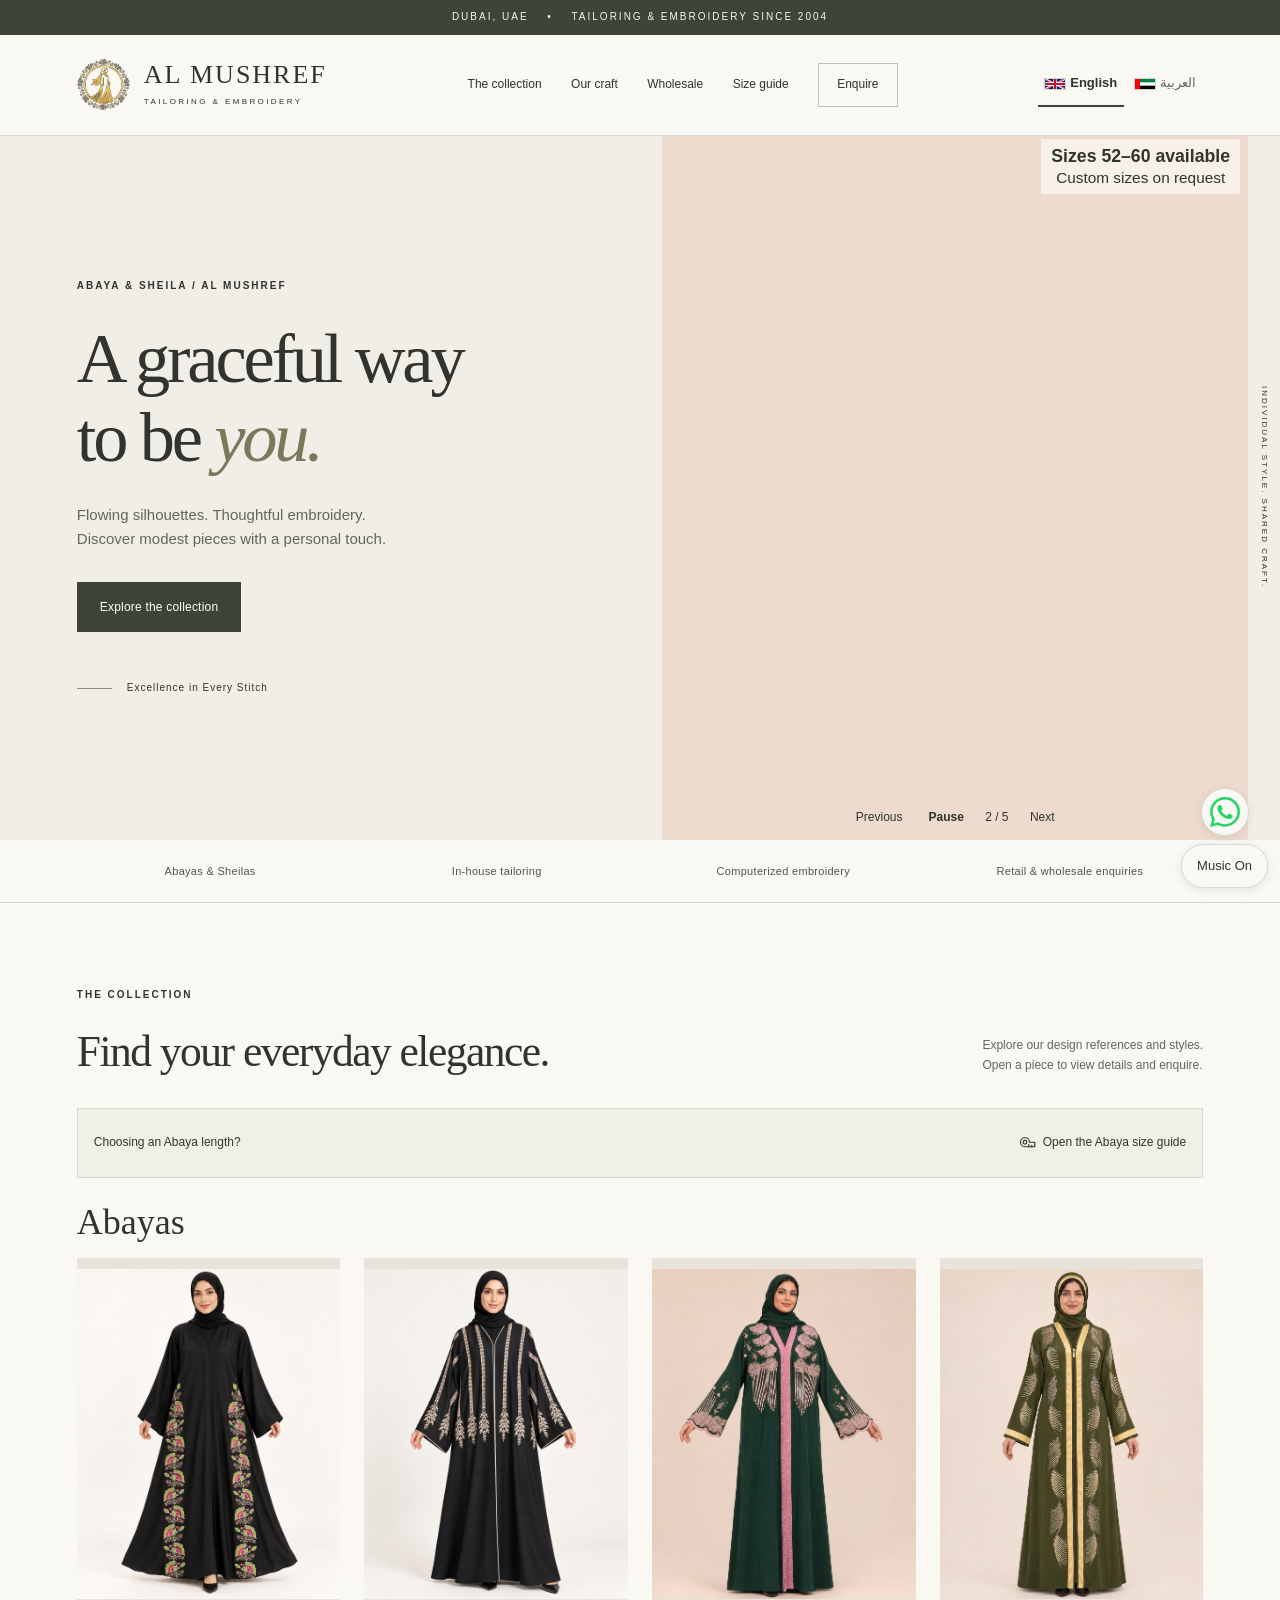
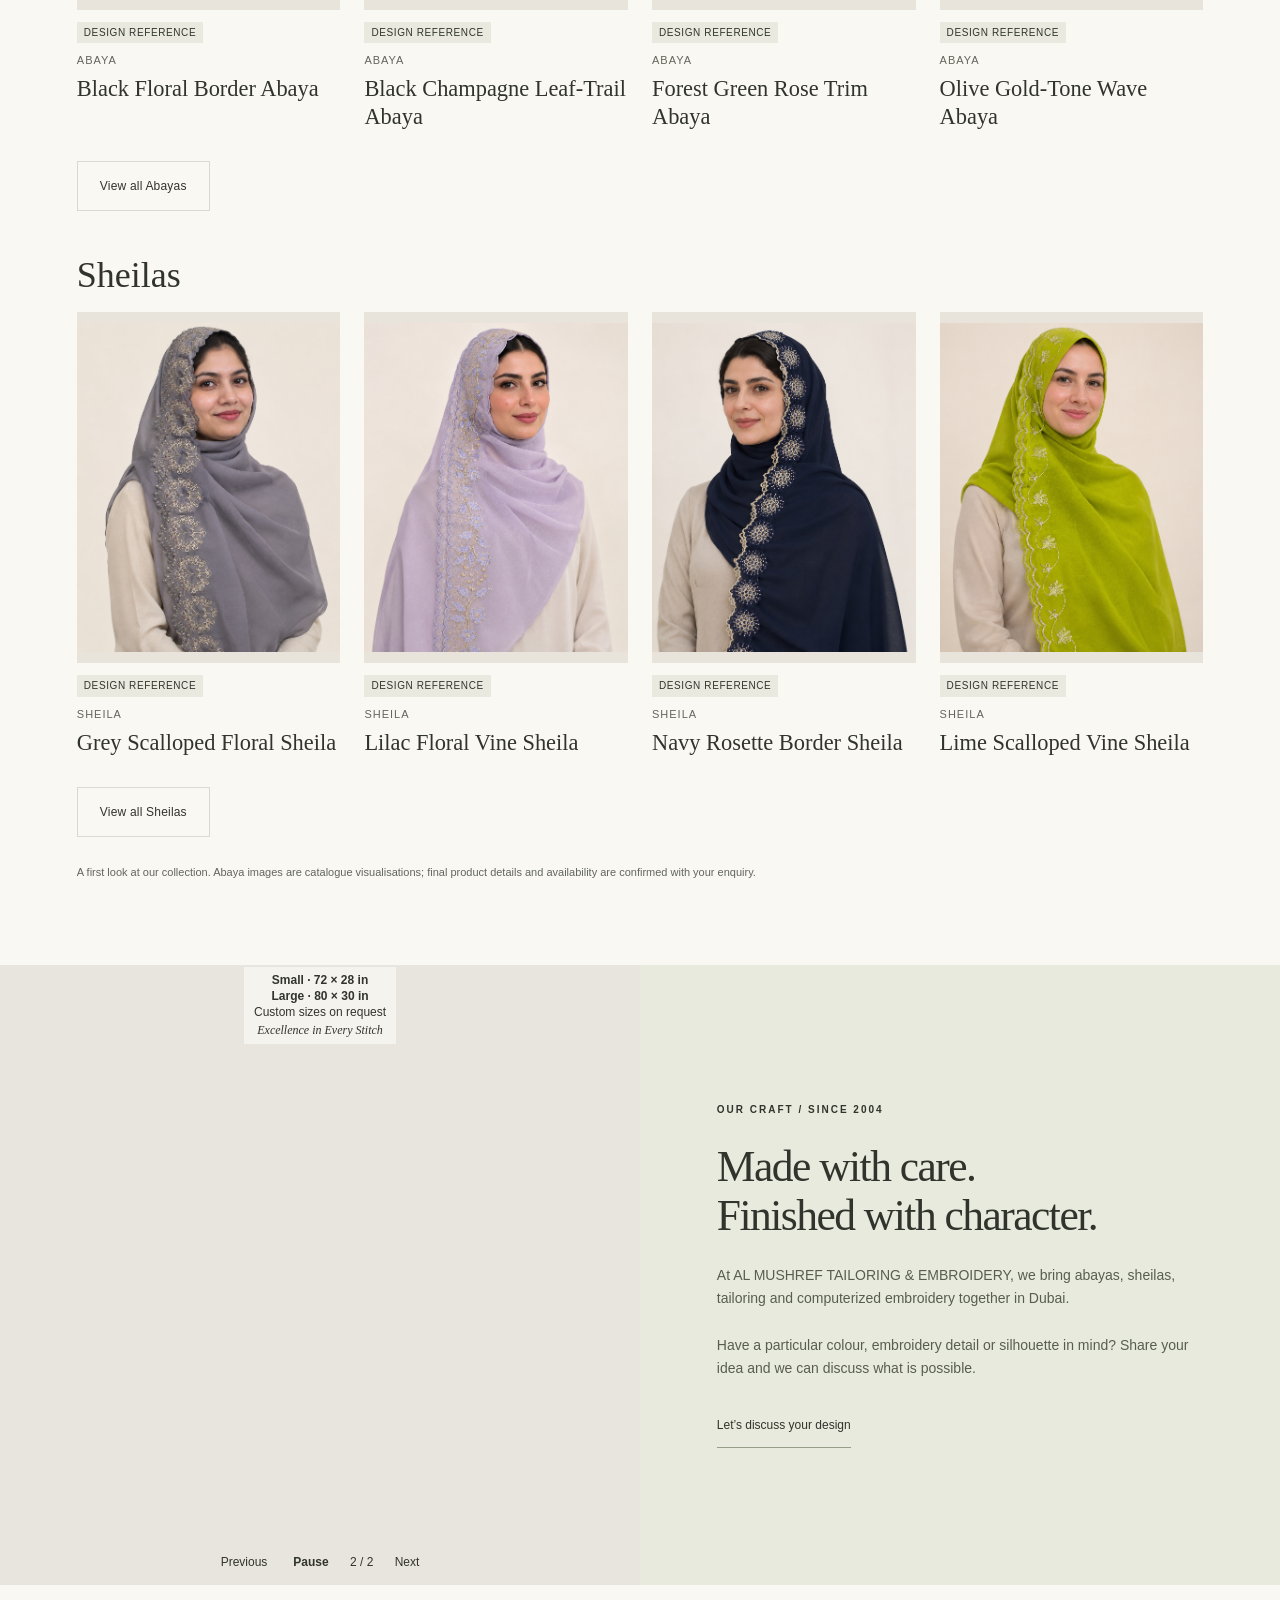
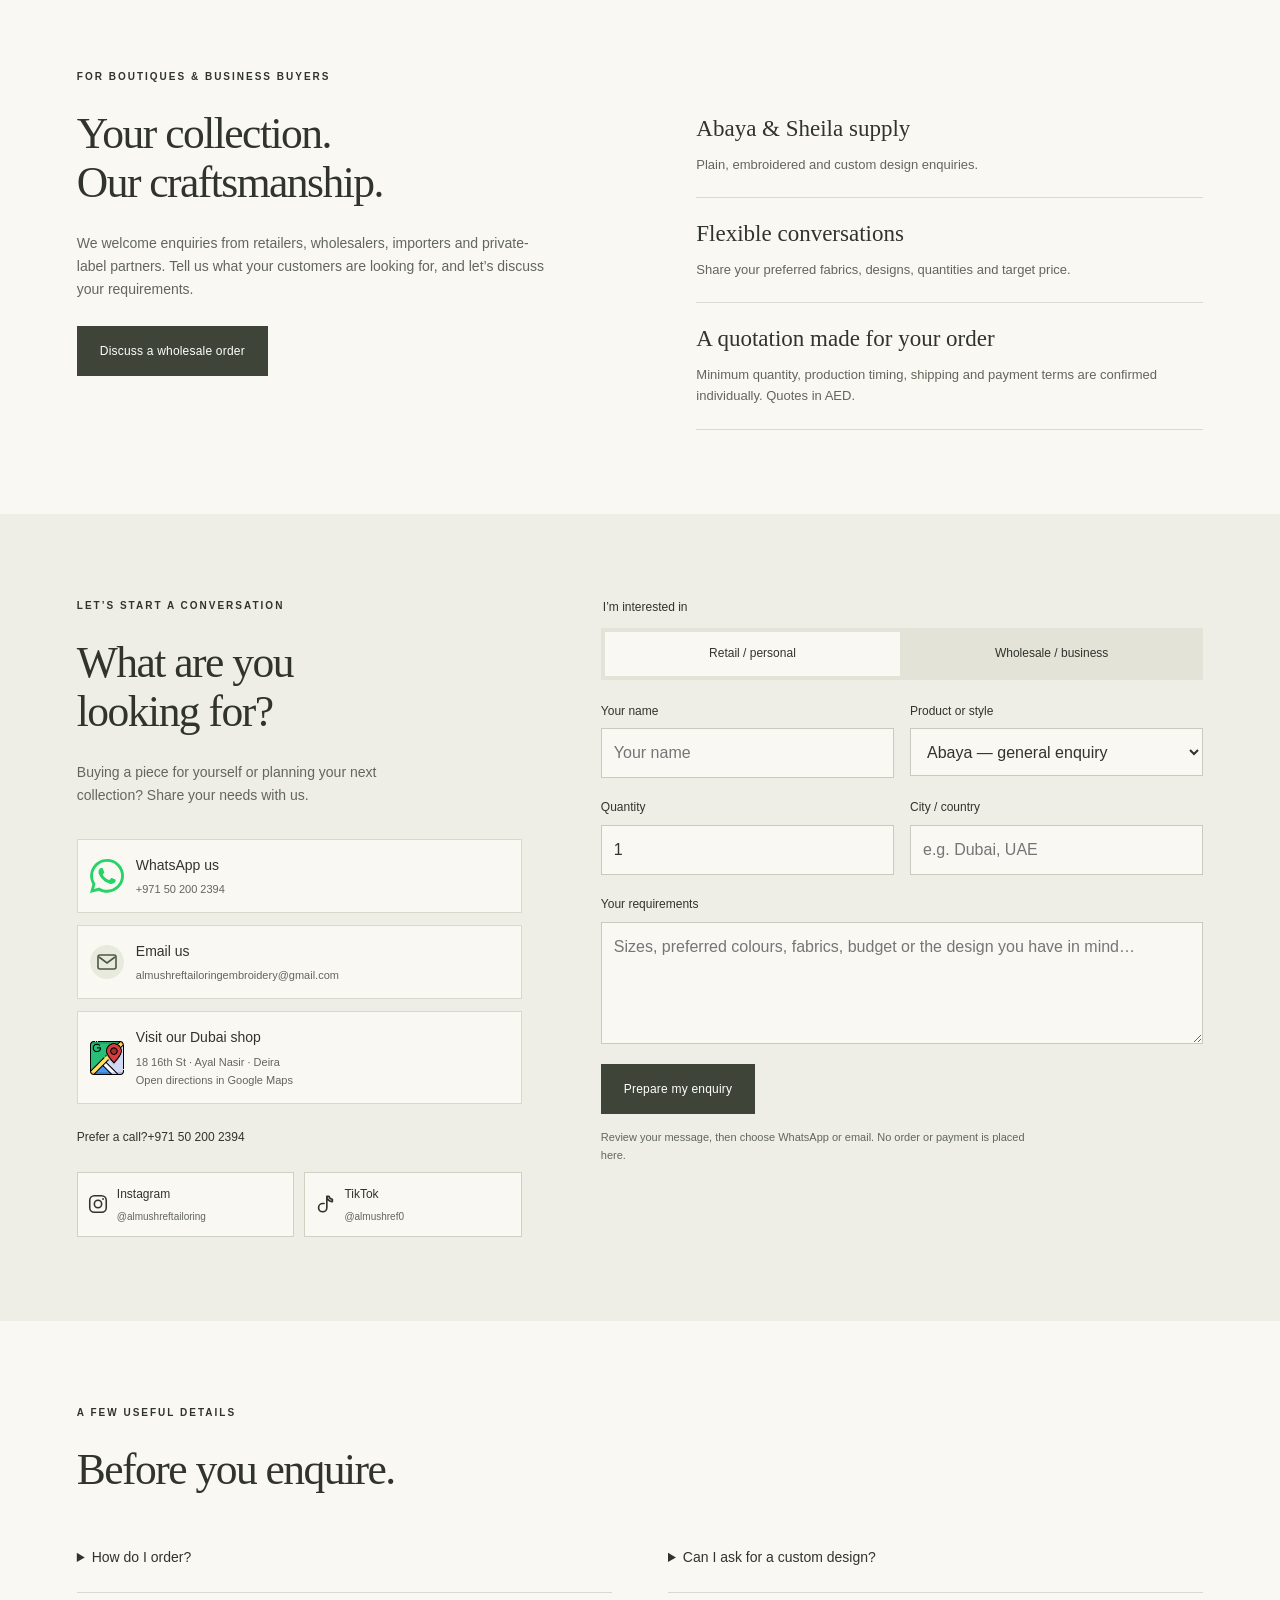
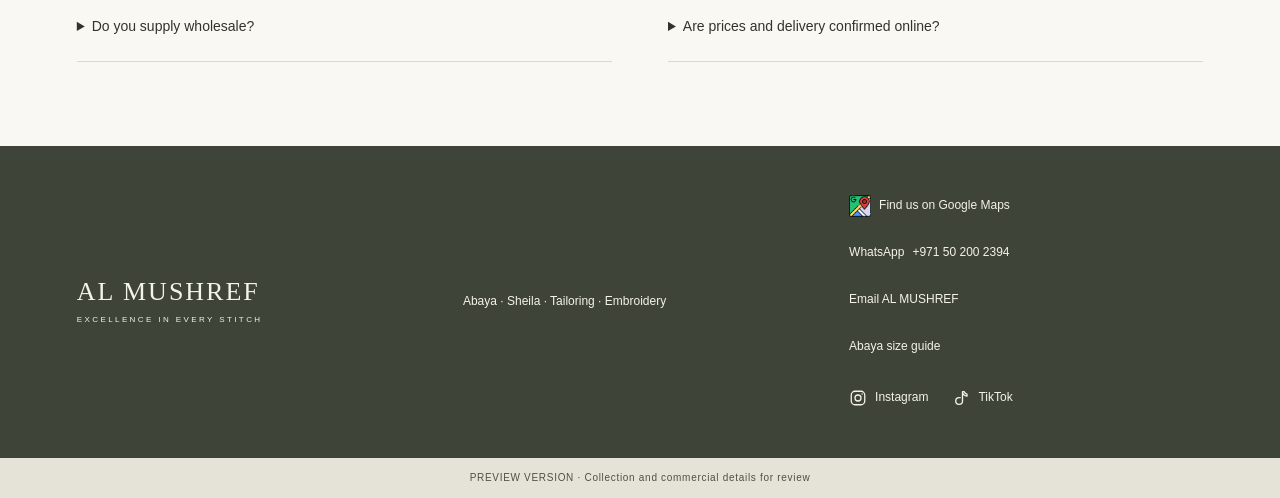
<file: index.html>
<!doctype html>
<html lang="en">
<head>
<meta charset="utf-8"><meta name="viewport" content="width=device-width, initial-scale=1, viewport-fit=cover">
<meta name="theme-color" content="#393c32"><meta name="description" content="Explore AL MUSHREF Abayas and Sheilas. Tailoring and embroidery in Dubai, with retail and wholesale enquiries.">
<title>AL MUSHREF — Abaya & Sheila</title>
<link rel="icon" href="data:image/svg+xml,%3Csvg xmlns='http://www.w3.org/2000/svg' viewBox='0 0 64 64'%3E%3Crect width='64' height='64' rx='12' fill='%23393c32'/%3E%3Ctext x='32' y='44' text-anchor='middle' font-family='Georgia' font-size='40' fill='%23f8f5ef'%3EM%3C/text%3E%3C/svg%3E">
<link rel="stylesheet" href="style.css?v=19"><link rel="stylesheet" href="size-guide.css"><script src="locale.js?v=2" defer></script><script src="app.js?v=21" defer></script>
<script src="music.js?v=5" defer></script>
</head>
<body>
<a class="skip" href="#main">Skip to content</a>
<div class="announcement">DUBAI, UAE <span>•</span> TAILORING & EMBROIDERY SINCE 2004</div>
<header>
<a class="brand" href="#" aria-label="AL MUSHREF home">
  <span class="brand-emblem"><img src="assets/al-mushref-logo.png" alt="" width="1080" height="1080"></span>
  <span>AL MUSHREF<small>TAILORING &amp; EMBROIDERY</small></span>
</a>
<button class="menu-toggle" aria-expanded="false" aria-controls="navigation">Menu <span>☰</span></button>
<nav id="navigation" aria-label="Main navigation"><a href="#collection">The collection</a><a href="#craft">Our craft</a><a href="#wholesale">Wholesale</a><a href="abaya-size-guide.html">Size guide</a><a class="nav-contact" href="#enquire">Enquire</a></nav>
<div class="language-switch" role="group" aria-label="Language">
  <a href="?lang=en" data-language="en" lang="en-GB" dir="ltr"><img src="assets/flag-gb.svg" alt="" width="20" height="10"> English</a>
  <a href="?lang=ar" data-language="ar" lang="ar-AE" dir="ltr"><img src="assets/flag-ae.svg" alt="" width="20" height="10"> <span dir="rtl">العربية</span></a>
</div>
</header>
<main id="main">
<section class="hero" aria-labelledby="hero-title">
<div class="hero-copy"><p class="eyebrow">ABAYA & SHEILA / AL MUSHREF</p><h1 id="hero-title">A graceful way<br>to be <em>you.</em></h1><p>Flowing silhouettes. Thoughtful embroidery.<br>Discover modest pieces with a personal touch.</p><a class="button dark" href="#collection">Explore the collection</a><div class="hero-note"><span class="line"></span> Excellence in Every Stitch</div></div>
<figure class="hero-photo featured-gallery" data-gallery-category="Abaya" aria-label="Abaya slideshow">
  <div class="featured-photos" id="featured-photos">
    <img src="assets/black-beaded-sprig-abaya-front.jpg" alt="Black Beaded Sprig Abaya, front" width="1122" height="1402" class="is-current" fetchpriority="high">
    <div class="featured-caption" data-caption="name"><span class="featured-caption-text">Black Beaded Sprig Abaya</span></div>
  </div>
  <div class="featured-controls" role="group" aria-label="Featured photo controls" hidden>
    <button type="button" data-featured-prev aria-controls="featured-photos" aria-label="Previous photo">Previous</button>
    <button type="button" data-featured-pause>Pause</button>
    <span class="featured-count" aria-hidden="true">1 / 5</span>
    <button type="button" data-featured-next aria-controls="featured-photos" aria-label="Next photo">Next</button>
    <span class="featured-status" role="status"></span>
  </div>
</figure>
<div class="hero-side">INDIVIDUAL STYLE. SHARED CRAFT.</div>
</section>
<div class="values"><span>Abayas & Sheilas</span><span>In-house tailoring</span><span>Computerized embroidery</span><span>Retail & wholesale enquiries</span></div>
<section class="section collection" id="collection" aria-labelledby="collection-title">
<div class="section-top"><div><p class="eyebrow">THE COLLECTION</p><h2 id="collection-title">Find your everyday elegance.</h2></div><p>Explore our design references and styles.<br>Open a piece to view details and enquire.</p></div>
<div class="collection-guide-link"><span>Choosing an Abaya length?</span><a class="text-link" href="abaya-size-guide.html"><svg aria-hidden="true" focusable="false" width="18" height="18" viewBox="0 0 24 24" fill="none" stroke="currentColor" stroke-width="1.6" stroke-linecap="round" stroke-linejoin="round" style="vertical-align:middle;margin-inline-end:6px"><path d="M8 17h13v-6h-7a6 6 0 1 0-6 6Z"/><circle cx="8" cy="11" r="2.4"/><path d="M13 17v-3m4 3v-2"/></svg>Open the Abaya size guide</a></div>
<section class="collection-preview" aria-labelledby="abaya-preview-title">
  <h3 id="abaya-preview-title">Abayas</h3>
  <div class="product-grid preview-grid" data-preview="Abaya"><p>Loading abayas…</p></div>
  <a class="button collection-link" href="catalogue.html?category=abaya">View all Abayas</a>
</section>
<section class="collection-preview" aria-labelledby="sheila-preview-title">
  <h3 id="sheila-preview-title">Sheilas</h3>
  <div class="product-grid preview-grid" data-preview="Sheila"><p>Loading sheilas…</p></div>
  <a class="button collection-link" href="catalogue.html?category=sheila">View all Sheilas</a>
</section>
<p class="collection-note">A first look at our collection. Abaya images are catalogue visualisations; final product details and availability are confirmed with your enquiry.</p>
</section>
<section class="craft" id="craft" aria-labelledby="craft-title">
<figure class="craft-image featured-gallery" data-gallery-category="Sheila" aria-label="Sheila slideshow">
  <div class="featured-photos" id="craft-featured-photos">
    <img src="assets/olive-scroll-border-sheila-styled.jpg" alt="Olive Scroll Border Sheila, styled view" width="1122" height="1402" loading="lazy" class="is-current">
    <div class="featured-caption" data-caption="name"><span class="featured-caption-text">Olive Scroll Border Sheila</span></div>
  </div>
  <div class="featured-controls" role="group" aria-label="Featured photo controls" hidden>
    <button type="button" data-featured-prev aria-controls="craft-featured-photos" aria-label="Previous photo">Previous</button>
    <button type="button" data-featured-pause>Pause</button>
    <span class="featured-count" aria-hidden="true">1 / 2</span>
    <button type="button" data-featured-next aria-controls="craft-featured-photos" aria-label="Next photo">Next</button>
    <span class="featured-status" role="status"></span>
  </div>
</figure>
<div class="craft-copy"><p class="eyebrow">OUR CRAFT / SINCE 2004</p><h2 id="craft-title">Made with care.<br>Finished with character.</h2><p>At AL MUSHREF TAILORING & EMBROIDERY, we bring abayas, sheilas, tailoring and computerized embroidery together in Dubai.</p><p>Have a particular colour, embroidery detail or silhouette in mind? Share your idea and we can discuss what is possible.</p><a class="text-link" href="#enquire">Let’s discuss your design</a></div>
</section>
<section class="section wholesale" id="wholesale" aria-labelledby="wholesale-title">
<div><p class="eyebrow">FOR BOUTIQUES & BUSINESS BUYERS</p><h2 id="wholesale-title">Your collection.<br>Our craftsmanship.</h2><p>We welcome enquiries from retailers, wholesalers, importers and private-label partners. Tell us what your customers are looking for, and let’s discuss your requirements.</p><button class="button dark" id="wholesale-start">Discuss a wholesale order</button></div>
<dl><div><dt>Abaya & Sheila supply</dt><dd>Plain, embroidered and custom design enquiries.</dd></div><div><dt>Flexible conversations</dt><dd>Share your preferred fabrics, designs, quantities and target price.</dd></div><div><dt>A quotation made for your order</dt><dd>Minimum quantity, production timing, shipping and payment terms are confirmed individually. Quotes in AED.</dd></div></dl>
</section>
<section class="enquiry section" id="enquire" aria-labelledby="enquiry-title">
<div class="enquiry-intro"><p class="eyebrow">LET’S START A CONVERSATION</p><h2 id="enquiry-title">What are you<br>looking for?</h2><p>Buying a piece for yourself or planning your next collection? Share your needs with us.</p><div class="contact">
<a class="contact-item whatsapp-contact" href="https://wa.me/971502002394" aria-label="WhatsApp AL MUSHREF on +971 50 200 2394"><img src="assets/whatsapp-logo.svg" alt="" width="36" height="36"><span><strong>WhatsApp us</strong><small><bdi dir="ltr">+971 50 200 2394</bdi></small></span></a>
<a class="contact-item" href="mailto:almushreftailoringembroidery@gmail.com"><span class="contact-icon" aria-hidden="true"><svg viewBox="0 0 24 24" fill="none" stroke="currentColor" stroke-width="1.6"><rect x="3" y="5" width="18" height="14" rx="2"/><path d="m4 7 8 6 8-6"/></svg></span><span><strong>Email us</strong><small><bdi dir="ltr">almushreftailoringembroidery@gmail.com</bdi></small></span></a>
<a class="contact-item maps-contact" href="https://maps.app.goo.gl/a2e1XceDzLxZxESE8"><img src="assets/google-maps.png" alt="Google Maps" width="36" height="36"><span><strong>Visit our Dubai shop</strong><small>18 16th St · Ayal Nasir · Deira<br>Open directions in Google Maps</small></span></a>
<a class="call-link" href="tel:+971502002394">Prefer a call? <bdi dir="ltr">+971 50 200 2394</bdi></a>
<div class="social-links" aria-label="Follow AL MUSHREF"><a href="https://www.instagram.com/almushreftailoring" aria-label="Instagram @almushreftailoring"><svg viewBox="0 0 24 24" fill="none" stroke="currentColor" stroke-width="1.7" aria-hidden="true"><rect x="3" y="3" width="18" height="18" rx="5"/><circle cx="12" cy="12" r="4"/><circle cx="17.5" cy="6.5" r="1" fill="currentColor" stroke="none"/></svg><span>Instagram<small><bdi dir="ltr">@almushreftailoring</bdi></small></span></a><a href="https://www.tiktok.com/@almushref0" aria-label="TikTok @almushref0"><svg viewBox="0 0 24 24" fill="none" stroke="currentColor" stroke-width="1.8" stroke-linecap="round" stroke-linejoin="round" aria-hidden="true"><path d="M14 4v12a4.5 4.5 0 1 1-4.5-4.5H11M14 4c.6 3.6 2.5 5.2 6 5.5V6.8c-2.1-.3-3.2-1.3-3.7-3.3H14Z"/></svg><span>TikTok<small><bdi dir="ltr">@almushref0</bdi></small></span></a></div>
</div></div>
<form id="enquiry-form">
<fieldset><legend>I’m interested in</legend><div class="mode-switch"><label><input type="radio" name="mode" value="Retail" checked><span>Retail / personal</span></label><label><input type="radio" name="mode" value="Wholesale"><span>Wholesale / business</span></label></div></fieldset>
<div class="field-row"><label>Your name <input name="customer" autocomplete="name" maxlength="100" placeholder="Your name" required></label><label>Product or style <select name="style" id="style"><option value="Abaya — general enquiry">Abaya — general enquiry</option><option value="Custom tailoring / embroidery">Custom tailoring / embroidery</option><option value="Mixed Abaya & Sheila collection">Mixed Abaya & Sheila collection</option></select></label></div>
<div class="field-row"><label>Quantity <input name="quantity" type="number" min="1" max="100000" value="1" required inputmode="numeric"></label><label>City / country <input name="destination" autocomplete="address-level2" placeholder="e.g. Dubai, UAE" maxlength="120" required></label></div>
<label>Your requirements <textarea name="details" rows="4" maxlength="3000" placeholder="Sizes, preferred colours, fabrics, budget or the design you have in mind…"></textarea></label>
<button class="button dark" type="submit">Prepare my enquiry</button><p class="form-note">Review your message, then choose WhatsApp or email. No order or payment is placed here.</p>
<div id="enquiry-result" hidden aria-live="polite"><h3>Your enquiry is ready</h3><pre id="message-preview"></pre><div class="result-actions"><a class="button dark" id="whatsapp-link"><img class="wa-icon" src="assets/whatsapp-logo.svg" width="18" height="18" alt=""> Enquire on WhatsApp</a><a class="text-link" id="email-link">Open email</a><button id="copy-message" type="button" class="text-link">Copy message</button></div><p>You can edit the message before sending.</p></div>
</form>
</section>
<section class="section faq" aria-labelledby="faq-title"><p class="eyebrow">A FEW USEFUL DETAILS</p><h2 id="faq-title">Before you enquire.</h2><div class="faq-grid"><details><summary>How do I order?</summary><p>Choose a style and prepare an enquiry. Our team will discuss availability, sizing, price, payment and delivery with you before an order is confirmed.</p></details><details><summary>Can I ask for a custom design?</summary><p>Yes. Tell us your preferred silhouette, fabric, colour and embroidery details. Feasibility, quantity and timing are confirmed after reviewing your requirements.</p></details><details><summary>Do you supply wholesale?</summary><p>We welcome retail shop, wholesale and importer enquiries. Share the products, quantity, destination and budget you have in mind for an individual quotation.</p></details><details><summary>Are prices and delivery confirmed online?</summary><p>Prices, stock, production lead time, delivery charges and any applicable taxes are confirmed in your quotation. This catalogue does not accept online payments.</p></details></div></section>
</main>
<footer><a class="brand" href="#">AL MUSHREF<small>EXCELLENCE IN EVERY STITCH</small></a><span>Abaya · Sheila · Tailoring · Embroidery</span><div class="footer-contact"><a href="https://maps.app.goo.gl/a2e1XceDzLxZxESE8"><img src="assets/google-maps.png" alt="" width="22" height="22"> Find us on Google Maps</a><a href="https://wa.me/971502002394">WhatsApp <bdi dir="ltr">+971 50 200 2394</bdi></a><a href="mailto:almushreftailoringembroidery@gmail.com">Email AL MUSHREF</a><a href="abaya-size-guide.html">Abaya size guide</a><div class="footer-social-links"><a href="https://www.instagram.com/almushreftailoring" aria-label="Instagram @almushreftailoring"><svg viewBox="0 0 24 24" fill="none" stroke="currentColor" stroke-width="1.7" aria-hidden="true"><rect x="3" y="3" width="18" height="18" rx="5"/><circle cx="12" cy="12" r="4"/><circle cx="17.5" cy="6.5" r="1" fill="currentColor" stroke="none"/></svg>Instagram</a><a href="https://www.tiktok.com/@almushref0" aria-label="TikTok @almushref0"><svg viewBox="0 0 24 24" fill="none" stroke="currentColor" stroke-width="1.8" stroke-linecap="round" stroke-linejoin="round" aria-hidden="true"><path d="M14 4v12a4.5 4.5 0 1 1-4.5-4.5H11M14 4c.6 3.6 2.5 5.2 6 5.5V6.8c-2.1-.3-3.2-1.3-3.7-3.3H14Z"/></svg>TikTok</a></div></div></footer>
<div class="review-note">PREVIEW VERSION · Collection and commercial details for review</div>
<dialog id="product-dialog" aria-labelledby="dialog-title"><div class="dialog-toolbar"><button class="dialog-close" aria-label="Close product details">×</button></div><div id="dialog-content"></div></dialog>
<audio id="background-sound" src="assets/al-mushref-ambient.mp3" preload="none" loop playsinline></audio>
<div class="floating-actions">
  <a class="floating-whatsapp" href="https://wa.me/971502002394" aria-label="Chat with Al Mushref on WhatsApp">
    <img src="assets/whatsapp-logo.svg" width="30" height="30" alt="">
  </a>
  <button class="sound-toggle" id="sound-toggle" type="button" aria-label="Background music" aria-pressed="false" hidden>Music On</button>
</div>
</body></html>
</file>
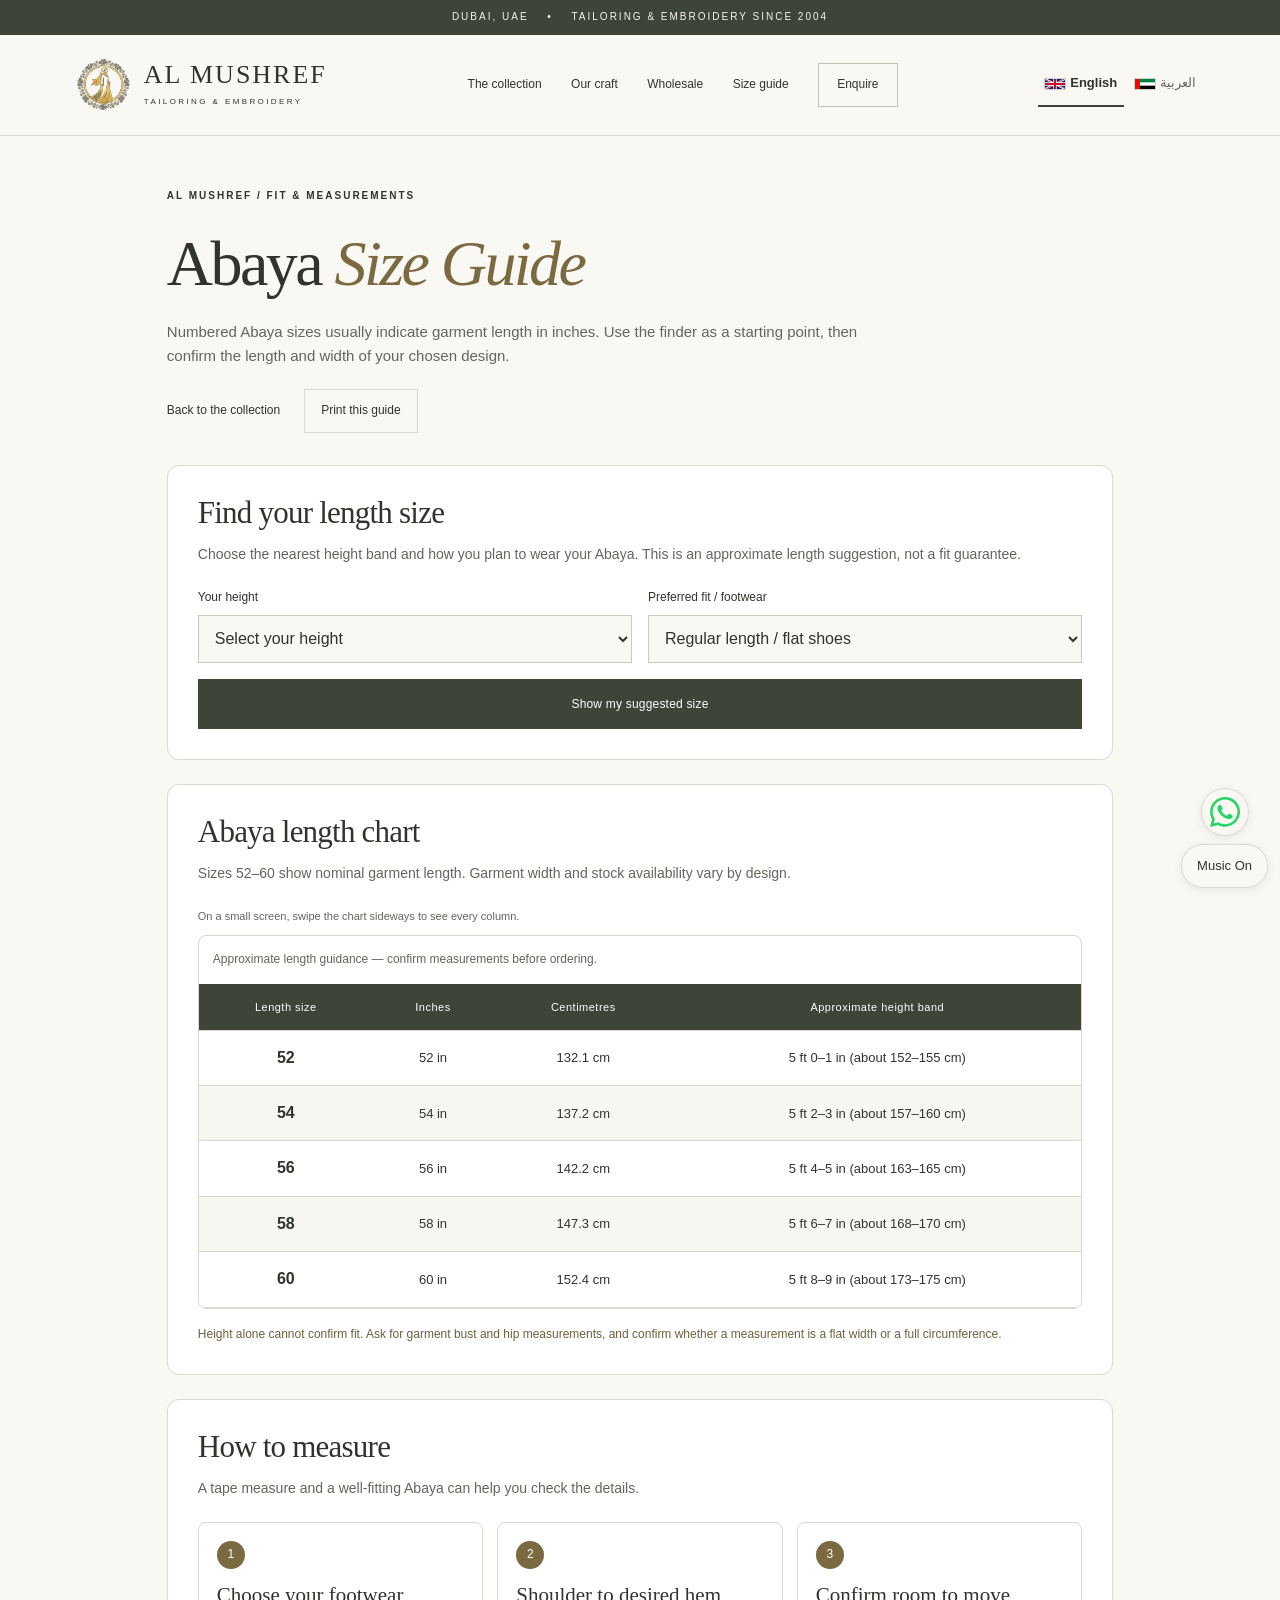
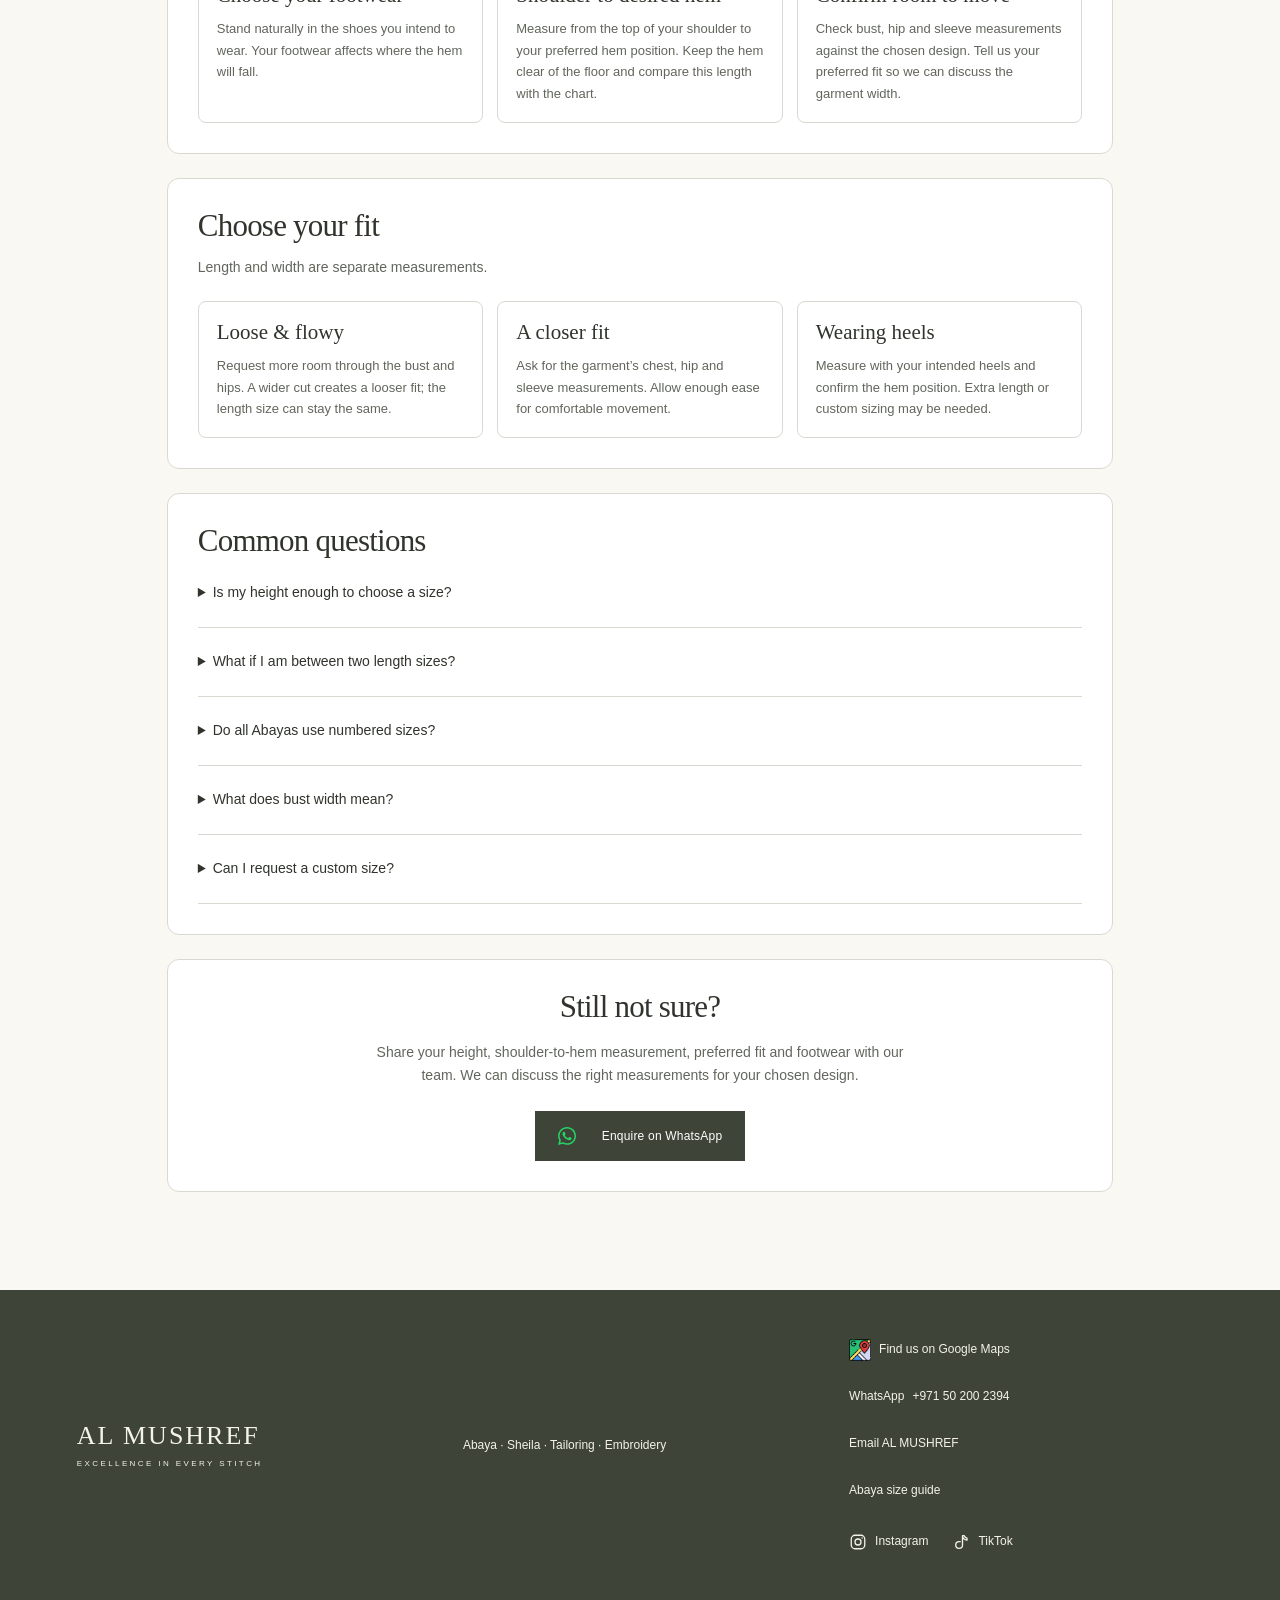
<file: abaya-size-guide.html>
<!doctype html><html lang="en"><head><meta charset="utf-8"><meta name="viewport" content="width=device-width, initial-scale=1, viewport-fit=cover"><meta name="theme-color" content="#393c32"><meta name="description" content="AL MUSHREF Abaya size guide: approximate length finder, inches and centimetres chart, measurement tips and WhatsApp sizing help."><title>Abaya Size Guide | AL MUSHREF</title><link rel="stylesheet" href="style.css?v=19"><link rel="stylesheet" href="size-guide.css"><script src="locale.js?v=2" defer></script><script type="module" src="size-guide.mjs?v=6"></script><script src="music.js?v=5" defer></script>
</head><body class="guide-page"><a class="skip" href="#main">Skip to size guide</a><div class="announcement">DUBAI, UAE <span>•</span> TAILORING & EMBROIDERY SINCE 2004</div>
<header>
<a class="brand" href="index.html" aria-label="AL MUSHREF home">
  <span class="brand-emblem"><img src="assets/al-mushref-logo.png" alt="" width="1080" height="1080"></span>
  <span>AL MUSHREF<small>TAILORING &amp; EMBROIDERY</small></span>
</a>
<button class="menu-toggle" aria-expanded="false" aria-controls="navigation">Menu <span>☰</span></button>
<nav id="navigation" aria-label="Main navigation"><a href="index.html#collection">The collection</a><a href="index.html#craft">Our craft</a><a href="index.html#wholesale">Wholesale</a><a href="abaya-size-guide.html" aria-current="page">Size guide</a><a class="nav-contact" href="index.html#enquire">Enquire</a></nav>
<div class="language-switch" role="group" aria-label="Language">
  <a href="?lang=en" data-language="en" lang="en-GB" dir="ltr"><img src="assets/flag-gb.svg" alt="" width="20" height="10"> English</a>
  <a href="?lang=ar" data-language="ar" lang="ar-AE" dir="ltr"><img src="assets/flag-ae.svg" alt="" width="20" height="10"> <span dir="rtl">العربية</span></a>
</div>
</header>
<main id="main" class="guide-wrap">
<div class="guide-heading"><p class="eyebrow">AL MUSHREF / FIT &amp; MEASUREMENTS</p><h1>Abaya <em>Size Guide</em></h1><p>Numbered Abaya sizes usually indicate garment length in inches. Use the finder as a starting point, then confirm the length and width of your chosen design.</p><p id="guide-product" class="guide-product" hidden></p><div class="guide-top-actions"><a class="text-link" href="index.html#collection"> Back to the collection</a><button class="guide-print" id="print-guide" type="button">Print this guide</button></div></div>
<section class="guide-section guide-finder-section" aria-labelledby="finder-title"><h2 id="finder-title">Find your length size</h2><p class="guide-sub">Choose the nearest height band and how you plan to wear your Abaya. This is an approximate length suggestion, not a fit guarantee.</p>
<form id="size-finder" class="guide-finder" novalidate><label for="guide-height">Your height<select id="guide-height" name="height" aria-describedby="size-error" required><option value="">Select your height</option><option value="0">5 ft 0–1 in · about 152–155 cm</option><option value="1">5 ft 2–3 in · about 157–160 cm</option><option value="2">5 ft 4–5 in · about 163–165 cm</option><option value="3">5 ft 6–7 in · about 168–170 cm</option><option value="4">5 ft 8–9 in · about 173–175 cm</option><option value="5">5 ft 10 in or taller · about 178 cm+</option></select></label><label for="guide-fit">Preferred fit / footwear<select id="guide-fit" name="fit"><option value="regular">Regular length / flat shoes</option><option value="loose">Loose &amp; flowy — check width</option><option value="heels">I’ll wear heels — check length</option></select></label><p id="size-error" class="guide-error" role="alert" hidden></p><button class="button dark" type="submit">Show my suggested size</button></form>
<div id="size-result" class="guide-result" aria-live="polite" aria-atomic="true" hidden><p id="size-result-label" class="guide-result-label"></p><strong id="suggested-size" class="guide-number"></strong><p id="size-measurement" class="guide-measurement"></p><p id="size-result-note" class="guide-result-note"></p><a class="text-link" id="size-result-whatsapp" href="https://wa.me/971502002394">Confirm my measurements on WhatsApp</a></div></section>
<section class="guide-section" aria-labelledby="chart-title"><h2 id="chart-title">Abaya length chart</h2><p class="guide-sub">Sizes <bdi dir="ltr">52–60</bdi> show nominal garment length. Garment width and stock availability vary by design.</p><p class="guide-table-hint">On a small screen, swipe the chart sideways to see every column.</p><div class="guide-scroll" tabindex="0" role="region" aria-label="Scrollable Abaya length chart"><table class="guide-table"><caption>Approximate length guidance — confirm measurements before ordering.</caption><thead><tr><th scope="col">Length size</th><th scope="col">Inches</th><th scope="col">Centimetres</th><th scope="col">Approximate height band</th></tr></thead><tbody id="size-chart"></tbody></table></div><p class="guide-tip">Height alone cannot confirm fit. Ask for garment bust and hip measurements, and confirm whether a measurement is a flat width or a full circumference.</p></section>
<section class="guide-section" aria-labelledby="measure-title"><h2 id="measure-title">How to measure</h2><p class="guide-sub">A tape measure and a well-fitting Abaya can help you check the details.</p><div class="guide-steps"><div class="guide-step"><span class="guide-step-number">1</span><h3>Choose your footwear</h3><p>Stand naturally in the shoes you intend to wear. Your footwear affects where the hem will fall.</p></div><div class="guide-step"><span class="guide-step-number">2</span><h3>Shoulder to desired hem</h3><p>Measure from the top of your shoulder to your preferred hem position. Keep the hem clear of the floor and compare this length with the chart.</p></div><div class="guide-step"><span class="guide-step-number">3</span><h3>Confirm room to move</h3><p>Check bust, hip and sleeve measurements against the chosen design. Tell us your preferred fit so we can discuss the garment width.</p></div></div></section>
<section class="guide-section" aria-labelledby="fit-title"><h2 id="fit-title">Choose your fit</h2><p class="guide-sub">Length and width are separate measurements.</p><div class="guide-steps"><div class="guide-step"><h3>Loose &amp; flowy</h3><p>Request more room through the bust and hips. A wider cut creates a looser fit; the length size can stay the same.</p></div><div class="guide-step"><h3>A closer fit</h3><p>Ask for the garment’s chest, hip and sleeve measurements. Allow enough ease for comfortable movement.</p></div><div class="guide-step"><h3>Wearing heels</h3><p>Measure with your intended heels and confirm the hem position. Extra length or custom sizing may be needed.</p></div></div></section>
<section class="guide-section guide-questions" aria-labelledby="questions-title"><h2 id="questions-title">Common questions</h2><details><summary>Is my height enough to choose a size?</summary><p>Height gives an approximate starting point. Your shoulder-to-hem length, footwear, body measurements and the garment’s cut are also needed to confirm fit.</p></details><details><summary>What if I am between two length sizes?</summary><p>Send your shoulder-to-hem measurement and preferred hem position. The team can help you compare the available lengths and discuss alterations or custom sizing.</p></details><details><summary>Do all Abayas use numbered sizes?</summary><p>Some designs use length numbers such as 52, 54 and 56; others may use lettered sizes or a separate width size. Always check the measurements of the specific design.</p></details><details><summary>What does bust width mean?</summary><p>A garment’s flat bust width is measured from side to side when laid flat. It differs from full bust circumference. Ask which measurement is being quoted before comparing sizes.</p></details><details><summary>Can I request a custom size?</summary><p>Contact AL MUSHREF with your measurements, design and quantity. Custom sizing, feasibility, price and timing are confirmed after review.</p></details></section>
<section class="guide-section guide-cta" aria-labelledby="help-title"><h2 id="help-title">Still not sure?</h2><p>Share your height, shoulder-to-hem measurement, preferred fit and footwear with our team. We can discuss the right measurements for your chosen design.</p><a class="button dark" id="guide-whatsapp" href="https://wa.me/971502002394"><img class="wa-icon" src="assets/whatsapp-logo.svg" width="18" height="18" alt=""> Enquire on WhatsApp</a></section>
</main><footer><a class="brand" href="index.html">AL MUSHREF<small>EXCELLENCE IN EVERY STITCH</small></a><span>Abaya · Sheila · Tailoring · Embroidery</span><div class="footer-contact"><a href="https://maps.app.goo.gl/a2e1XceDzLxZxESE8"><img src="assets/google-maps.png" alt="" width="22" height="22"> Find us on Google Maps</a><a href="https://wa.me/971502002394">WhatsApp <bdi dir="ltr">+971 50 200 2394</bdi></a><a href="mailto:almushreftailoringembroidery@gmail.com">Email AL MUSHREF</a><a href="abaya-size-guide.html">Abaya size guide</a><div class="footer-social-links"><a href="https://www.instagram.com/almushreftailoring" aria-label="Instagram @almushreftailoring"><svg viewBox="0 0 24 24" fill="none" stroke="currentColor" stroke-width="1.7" aria-hidden="true"><rect x="3" y="3" width="18" height="18" rx="5"/><circle cx="12" cy="12" r="4"/><circle cx="17.5" cy="6.5" r="1" fill="currentColor" stroke="none"/></svg>Instagram</a><a href="https://www.tiktok.com/@almushref0" aria-label="TikTok @almushref0"><svg viewBox="0 0 24 24" fill="none" stroke="currentColor" stroke-width="1.8" stroke-linecap="round" stroke-linejoin="round" aria-hidden="true"><path d="M14 4v12a4.5 4.5 0 1 1-4.5-4.5H11M14 4c.6 3.6 2.5 5.2 6 5.5V6.8c-2.1-.3-3.2-1.3-3.7-3.3H14Z"/></svg>TikTok</a></div></div></footer>
<audio id="background-sound" src="assets/al-mushref-ambient.mp3" preload="none" loop playsinline></audio>
<div class="floating-actions">
  <a class="floating-whatsapp" href="https://wa.me/971502002394" aria-label="Chat with Al Mushref on WhatsApp">
    <img src="assets/whatsapp-logo.svg" width="30" height="30" alt="">
  </a>
  <button class="sound-toggle" id="sound-toggle" type="button" aria-label="Background music" aria-pressed="false" hidden>Music On</button>
</div>
</body></html>
</file>
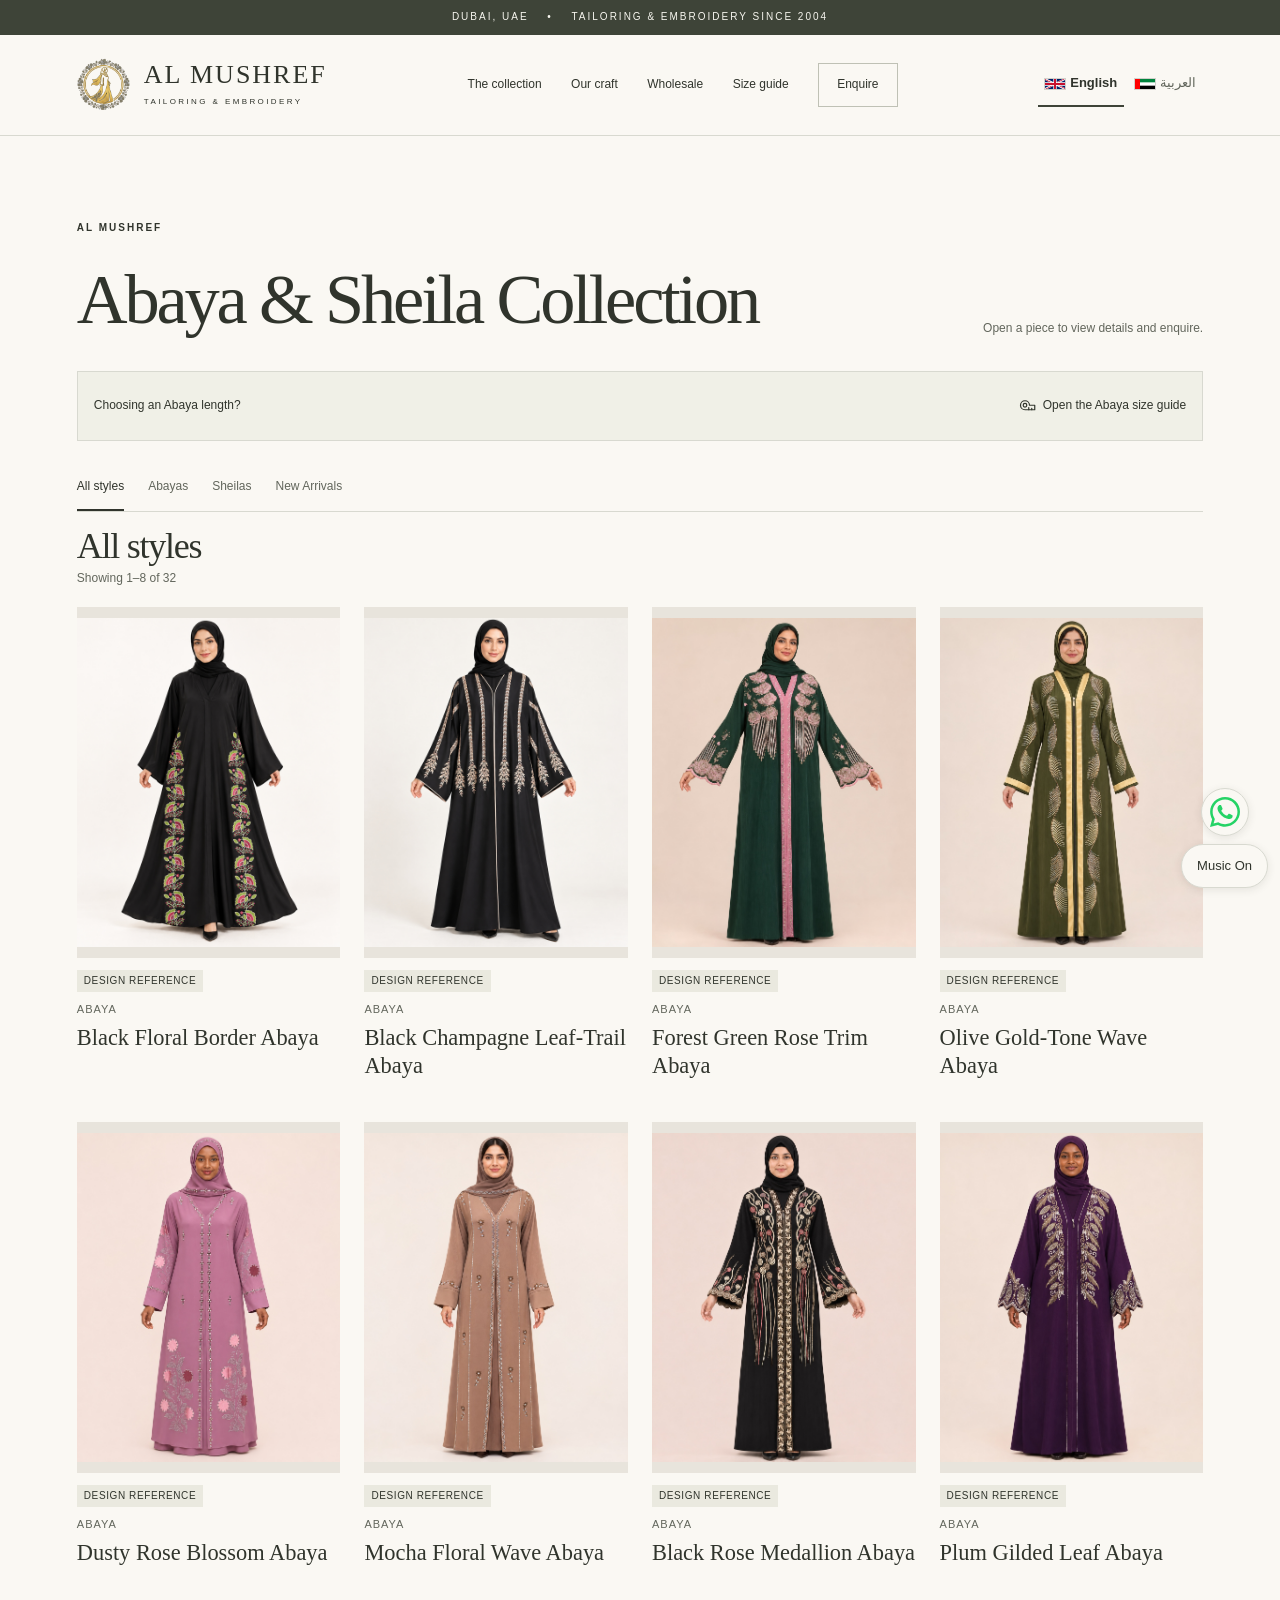
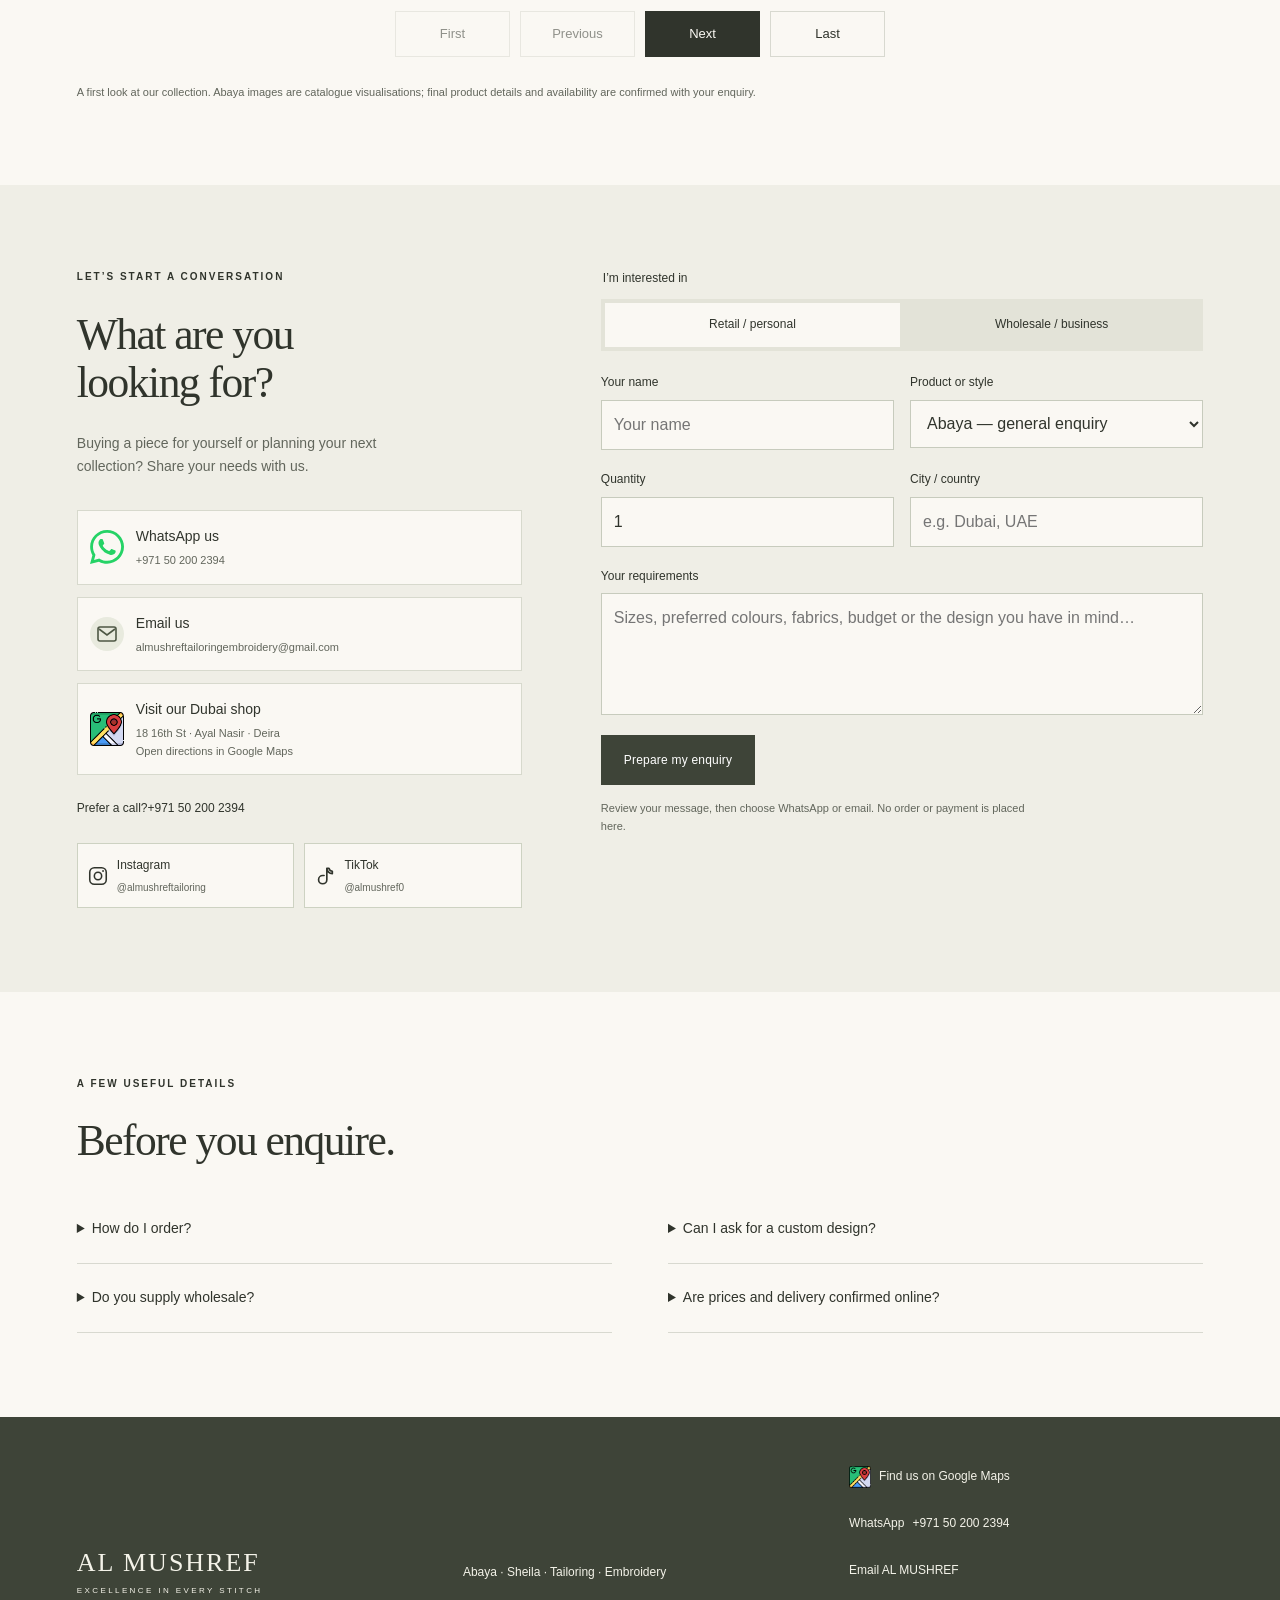
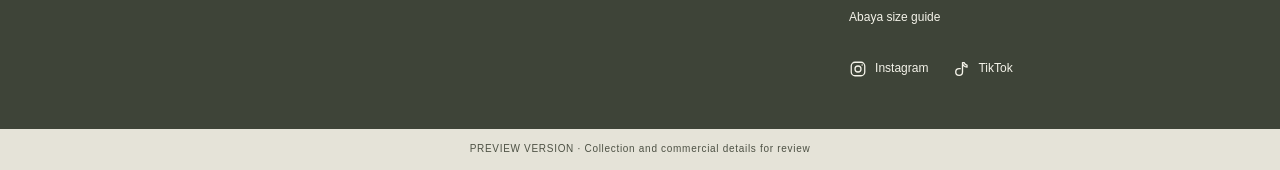
<file: catalogue.html>
<!doctype html>
<html lang="en">
<head>
<meta charset="utf-8"><meta name="viewport" content="width=device-width, initial-scale=1, viewport-fit=cover">
<meta name="theme-color" content="#393c32"><meta name="description" content="Explore AL MUSHREF Abayas and Sheilas. Tailoring and embroidery in Dubai, with retail and wholesale enquiries.">
<title>Abaya &amp; Sheila Catalogue | AL MUSHREF</title>
<link rel="icon" href="data:image/svg+xml,%3Csvg xmlns='http://www.w3.org/2000/svg' viewBox='0 0 64 64'%3E%3Crect width='64' height='64' rx='12' fill='%23393c32'/%3E%3Ctext x='32' y='44' text-anchor='middle' font-family='Georgia' font-size='40' fill='%23f8f5ef'%3EM%3C/text%3E%3C/svg%3E">
<link rel="stylesheet" href="style.css?v=19"><link rel="stylesheet" href="size-guide.css"><script src="locale.js?v=2" defer></script><script src="app.js?v=21" defer></script>
<script src="music.js?v=5" defer></script>
</head>
<body>
<a class="skip" href="#main">Skip to content</a>
<div class="announcement">DUBAI, UAE <span>•</span> TAILORING & EMBROIDERY SINCE 2004</div>
<header>
<a class="brand" href="index.html" aria-label="AL MUSHREF home">
  <span class="brand-emblem"><img src="assets/al-mushref-logo.png" alt="" width="1080" height="1080"></span>
  <span>AL MUSHREF<small>TAILORING &amp; EMBROIDERY</small></span>
</a>
<button class="menu-toggle" aria-expanded="false" aria-controls="navigation">Menu <span>☰</span></button>
<nav id="navigation" aria-label="Main navigation"><a href="catalogue.html" aria-current="page">The collection</a><a href="index.html#craft">Our craft</a><a href="index.html#wholesale">Wholesale</a><a href="abaya-size-guide.html">Size guide</a><a class="nav-contact" href="#enquire">Enquire</a></nav>
<div class="language-switch" role="group" aria-label="Language">
  <a href="?lang=en" data-language="en" lang="en-GB" dir="ltr"><img src="assets/flag-gb.svg" alt="" width="20" height="10"> English</a>
  <a href="?lang=ar" data-language="ar" lang="ar-AE" dir="ltr"><img src="assets/flag-ae.svg" alt="" width="20" height="10"> <span dir="rtl">العربية</span></a>
</div>
</header>
<main id="main">
<section class="section collection" id="collection" aria-labelledby="collection-title">
<div class="section-top"><div><p class="eyebrow">AL MUSHREF</p><h1 id="collection-title">Abaya &amp; Sheila Collection</h1></div><p>Open a piece to view details and enquire.</p></div>
<div class="collection-guide-link"><span>Choosing an Abaya length?</span><a class="text-link" href="abaya-size-guide.html"><svg aria-hidden="true" focusable="false" width="18" height="18" viewBox="0 0 24 24" fill="none" stroke="currentColor" stroke-width="1.6" stroke-linecap="round" stroke-linejoin="round" style="vertical-align:middle;margin-inline-end:6px"><path d="M8 17h13v-6h-7a6 6 0 1 0-6 6Z"/><circle cx="8" cy="11" r="2.4"/><path d="M13 17v-3m4 3v-2"/></svg>Open the Abaya size guide</a></div>
<div class="catalogue-filters">
<div class="filters" role="group" aria-label="Filter collection"><button type="button" data-filter="all" aria-pressed="false">All styles</button><button type="button" data-filter="Abaya" aria-pressed="false">Abayas</button><button type="button" data-filter="Sheila" aria-pressed="false">Sheilas</button><button type="button" data-filter="new" aria-pressed="false">New Arrivals</button></div>
<div class="filters arrival-filters" role="group" aria-label="Filter New Arrivals" hidden><button type="button" data-arrival-filter="all" aria-pressed="true">Both</button><button type="button" data-arrival-filter="Abaya" aria-pressed="false">Abayas</button><button type="button" data-arrival-filter="Sheila" aria-pressed="false">Sheilas</button></div>
</div>
<h2 class="catalogue-results-title" id="catalogue-results-title" tabindex="-1">All styles</h2>
<p id="catalogue-status" class="catalogue-status" role="status"></p>
<div class="product-grid" id="product-grid"><p>Loading the collection…</p></div>
<nav class="catalogue-pagination" aria-label="Catalogue pagination" hidden>
  <button type="button" data-page="first">First</button>
  <button type="button" data-page="previous">Previous</button>
  <button type="button" data-page="next" class="pagination-next">Next</button>
  <button type="button" data-page="last">Last</button>
</nav>
<p class="collection-note">A first look at our collection. Abaya images are catalogue visualisations; final product details and availability are confirmed with your enquiry.</p>
</section>
<section class="enquiry section" id="enquire" aria-labelledby="enquiry-title">
<div class="enquiry-intro"><p class="eyebrow">LET’S START A CONVERSATION</p><h2 id="enquiry-title">What are you<br>looking for?</h2><p>Buying a piece for yourself or planning your next collection? Share your needs with us.</p><div class="contact">
<a class="contact-item whatsapp-contact" href="https://wa.me/971502002394" aria-label="WhatsApp AL MUSHREF on +971 50 200 2394"><img src="assets/whatsapp-logo.svg" alt="" width="36" height="36"><span><strong>WhatsApp us</strong><small><bdi dir="ltr">+971 50 200 2394</bdi></small></span></a>
<a class="contact-item" href="mailto:almushreftailoringembroidery@gmail.com"><span class="contact-icon" aria-hidden="true"><svg viewBox="0 0 24 24" fill="none" stroke="currentColor" stroke-width="1.6"><rect x="3" y="5" width="18" height="14" rx="2"/><path d="m4 7 8 6 8-6"/></svg></span><span><strong>Email us</strong><small><bdi dir="ltr">almushreftailoringembroidery@gmail.com</bdi></small></span></a>
<a class="contact-item maps-contact" href="https://maps.app.goo.gl/a2e1XceDzLxZxESE8"><img src="assets/google-maps.png" alt="Google Maps" width="36" height="36"><span><strong>Visit our Dubai shop</strong><small>18 16th St · Ayal Nasir · Deira<br>Open directions in Google Maps</small></span></a>
<a class="call-link" href="tel:+971502002394">Prefer a call? <bdi dir="ltr">+971 50 200 2394</bdi></a>
<div class="social-links" aria-label="Follow AL MUSHREF"><a href="https://www.instagram.com/almushreftailoring" aria-label="Instagram @almushreftailoring"><svg viewBox="0 0 24 24" fill="none" stroke="currentColor" stroke-width="1.7" aria-hidden="true"><rect x="3" y="3" width="18" height="18" rx="5"/><circle cx="12" cy="12" r="4"/><circle cx="17.5" cy="6.5" r="1" fill="currentColor" stroke="none"/></svg><span>Instagram<small><bdi dir="ltr">@almushreftailoring</bdi></small></span></a><a href="https://www.tiktok.com/@almushref0" aria-label="TikTok @almushref0"><svg viewBox="0 0 24 24" fill="none" stroke="currentColor" stroke-width="1.8" stroke-linecap="round" stroke-linejoin="round" aria-hidden="true"><path d="M14 4v12a4.5 4.5 0 1 1-4.5-4.5H11M14 4c.6 3.6 2.5 5.2 6 5.5V6.8c-2.1-.3-3.2-1.3-3.7-3.3H14Z"/></svg><span>TikTok<small><bdi dir="ltr">@almushref0</bdi></small></span></a></div>
</div></div>
<form id="enquiry-form">
<fieldset><legend>I’m interested in</legend><div class="mode-switch"><label><input type="radio" name="mode" value="Retail" checked><span>Retail / personal</span></label><label><input type="radio" name="mode" value="Wholesale"><span>Wholesale / business</span></label></div></fieldset>
<div class="field-row"><label>Your name <input name="customer" autocomplete="name" maxlength="100" placeholder="Your name" required></label><label>Product or style <select name="style" id="style"><option value="Abaya — general enquiry">Abaya — general enquiry</option><option value="Custom tailoring / embroidery">Custom tailoring / embroidery</option><option value="Mixed Abaya & Sheila collection">Mixed Abaya & Sheila collection</option></select></label></div>
<div class="field-row"><label>Quantity <input name="quantity" type="number" min="1" max="100000" value="1" required inputmode="numeric"></label><label>City / country <input name="destination" autocomplete="address-level2" placeholder="e.g. Dubai, UAE" maxlength="120" required></label></div>
<label>Your requirements <textarea name="details" rows="4" maxlength="3000" placeholder="Sizes, preferred colours, fabrics, budget or the design you have in mind…"></textarea></label>
<button class="button dark" type="submit">Prepare my enquiry</button><p class="form-note">Review your message, then choose WhatsApp or email. No order or payment is placed here.</p>
<div id="enquiry-result" hidden aria-live="polite"><h3>Your enquiry is ready</h3><pre id="message-preview"></pre><div class="result-actions"><a class="button dark" id="whatsapp-link"><img class="wa-icon" src="assets/whatsapp-logo.svg" width="18" height="18" alt=""> Enquire on WhatsApp</a><a class="text-link" id="email-link">Open email</a><button id="copy-message" type="button" class="text-link">Copy message</button></div><p>You can edit the message before sending.</p></div>
</form>
</section>
<section class="section faq" aria-labelledby="faq-title"><p class="eyebrow">A FEW USEFUL DETAILS</p><h2 id="faq-title">Before you enquire.</h2><div class="faq-grid"><details><summary>How do I order?</summary><p>Choose a style and prepare an enquiry. Our team will discuss availability, sizing, price, payment and delivery with you before an order is confirmed.</p></details><details><summary>Can I ask for a custom design?</summary><p>Yes. Tell us your preferred silhouette, fabric, colour and embroidery details. Feasibility, quantity and timing are confirmed after reviewing your requirements.</p></details><details><summary>Do you supply wholesale?</summary><p>We welcome retail shop, wholesale and importer enquiries. Share the products, quantity, destination and budget you have in mind for an individual quotation.</p></details><details><summary>Are prices and delivery confirmed online?</summary><p>Prices, stock, production lead time, delivery charges and any applicable taxes are confirmed in your quotation. This catalogue does not accept online payments.</p></details></div></section>
</main>
<footer><a class="brand" href="index.html">AL MUSHREF<small>EXCELLENCE IN EVERY STITCH</small></a><span>Abaya · Sheila · Tailoring · Embroidery</span><div class="footer-contact"><a href="https://maps.app.goo.gl/a2e1XceDzLxZxESE8"><img src="assets/google-maps.png" alt="" width="22" height="22"> Find us on Google Maps</a><a href="https://wa.me/971502002394">WhatsApp <bdi dir="ltr">+971 50 200 2394</bdi></a><a href="mailto:almushreftailoringembroidery@gmail.com">Email AL MUSHREF</a><a href="abaya-size-guide.html">Abaya size guide</a><div class="footer-social-links"><a href="https://www.instagram.com/almushreftailoring" aria-label="Instagram @almushreftailoring"><svg viewBox="0 0 24 24" fill="none" stroke="currentColor" stroke-width="1.7" aria-hidden="true"><rect x="3" y="3" width="18" height="18" rx="5"/><circle cx="12" cy="12" r="4"/><circle cx="17.5" cy="6.5" r="1" fill="currentColor" stroke="none"/></svg>Instagram</a><a href="https://www.tiktok.com/@almushref0" aria-label="TikTok @almushref0"><svg viewBox="0 0 24 24" fill="none" stroke="currentColor" stroke-width="1.8" stroke-linecap="round" stroke-linejoin="round" aria-hidden="true"><path d="M14 4v12a4.5 4.5 0 1 1-4.5-4.5H11M14 4c.6 3.6 2.5 5.2 6 5.5V6.8c-2.1-.3-3.2-1.3-3.7-3.3H14Z"/></svg>TikTok</a></div></div></footer>
<div class="review-note">PREVIEW VERSION · Collection and commercial details for review</div>
<dialog id="product-dialog" aria-labelledby="dialog-title"><div class="dialog-toolbar"><button class="dialog-close" aria-label="Close product details">×</button></div><div id="dialog-content"></div></dialog>
<audio id="background-sound" src="assets/al-mushref-ambient.mp3" preload="none" loop playsinline></audio>
<div class="floating-actions">
  <a class="floating-whatsapp" href="https://wa.me/971502002394" aria-label="Chat with Al Mushref on WhatsApp">
    <img src="assets/whatsapp-logo.svg" width="30" height="30" alt="">
  </a>
  <button class="sound-toggle" id="sound-toggle" type="button" aria-label="Background music" aria-pressed="false" hidden>Music On</button>
</div>
</body></html>
</file>
<file: style.css>
:root{--ink:#30342c;--olive:#3e4438;--paper:#faf8f3;--muted:#62665c;--line:#d8d9d0;--sand:#ece9df;--accent:#797655;--gutter:clamp(20px,6vw,96px)}
*{box-sizing:border-box}html{scroll-behavior:smooth;scroll-padding-top:calc(var(--site-header-height, 86px) + 14px);-webkit-text-size-adjust:100%;text-size-adjust:100%}body{margin:0;min-width:0;background:var(--paper);color:var(--ink);font:15px/1.65 Arial,Helvetica,sans-serif}button,input,select,textarea{font:inherit}button,a,input,select,textarea{-webkit-tap-highlight-color:transparent}button{cursor:pointer;-webkit-appearance:none;appearance:none}a{color:inherit;text-decoration:none}img{display:block;max-width:100%;height:auto}svg{display:block;flex-shrink:0}h1,h2,h3,p{margin:0}h1,h2,h3{font-family:Georgia,'Times New Roman',serif;font-weight:400;line-height:1.12}h1{font-size:clamp(54px,5.5vw,88px);letter-spacing:-.045em}h2{font-size:clamp(32px,3.4vw,50px);letter-spacing:-.035em}h3{font-size:24px}p,dd,small{overflow-wrap:break-word}button:focus-visible,a:focus-visible,input:focus-visible,select:focus-visible,textarea:focus-visible,summary:focus-visible{outline:3px solid #9c7740;outline-offset:4px}[hidden]{display:none!important}.skip{position:absolute;left:12px;top:-100px;background:white;padding:12px;z-index:20}.skip:focus{top:8px}.announcement{background:var(--olive);color:#f7f6ef;text-align:center;font-size:10px;letter-spacing:2px;padding:9px 18px}.announcement span{padding:0 14px}
header{position:sticky;top:0;z-index:5;display:flex;align-items:center;justify-content:space-between;gap:24px;padding:18px var(--gutter);background:#faf8f3f5;border-bottom:1px solid var(--line)}.brand{display:inline-block;flex-shrink:0;font:26px/1.1 Georgia,serif;letter-spacing:2px;white-space:nowrap;padding:5px 0}.brand small{display:block;font:8px/1.5 Arial,sans-serif;letter-spacing:2.4px;margin-top:7px}nav{display:flex;align-items:center;gap:clamp(18px,2.3vw,32px);font-size:12px}nav a{display:flex;align-items:center;min-height:44px}.nav-contact{border:1px solid #bfc1b5;padding:9px 18px;gap:24px}.menu-toggle{display:none;align-items:center;gap:9px;min-width:60px;min-height:44px;padding:8px 0;background:none;border:0;color:var(--ink);font-size:12px}.menu-toggle span{font-size:18px}
.hero{max-width:1800px;margin:auto;display:grid;grid-template-columns:minmax(0,1fr) minmax(0,1fr) 32px;padding-left:var(--gutter);background:#f0eee7;position:relative}.hero-copy{min-width:0;align-self:center;padding:64px 32px 64px 0}.eyebrow{font-size:10px;letter-spacing:2px;font-weight:600;margin-bottom:24px}h1 em{color:#7c785c}.hero-copy>p:not(.eyebrow){margin-top:26px;color:var(--muted);font-size:15px}.button{display:inline-flex;align-items:center;justify-content:space-between;gap:26px;min-height:50px;max-width:100%;padding:13px 22px;border:1px solid transparent;font-size:12px;line-height:1.5;letter-spacing:.2px;text-align:center}.dark{background:var(--olive);color:white}.hero-copy .button{margin-top:30px}.hero-note{display:flex;align-items:center;gap:15px;margin-top:48px;font-size:10px;letter-spacing:1px}.line{width:35px;height:1px;flex-shrink:0;background:#8e917f}.hero-photo{margin:0;min-width:0;height:clamp(580px,55vw,780px);position:relative;background:#e8e2d9;overflow:hidden}.hero-photo>img{width:100%;height:100%;object-fit:contain;object-position:center center;padding-bottom:58px}.hero-photo figcaption{position:absolute;bottom:18px;left:20px;right:20px;display:flex;align-items:center;justify-content:space-between;gap:12px;padding:8px 16px;background:#faf8f3eb;font-size:9px;letter-spacing:1px}.hero-photo figcaption>a{display:flex;align-items:center;gap:15px;min-height:36px;font-size:12px;letter-spacing:0}.hero-side{writing-mode:vertical-rl;font-size:8px;letter-spacing:2px;justify-self:center;align-self:center}.values{display:grid;grid-template-columns:repeat(4,minmax(0,1fr));align-items:center;gap:20px;padding:22px var(--gutter);border-bottom:1px solid var(--line);font-size:11px;color:#505749;letter-spacing:.3px}.values span{text-align:center;min-width:0}.section{width:100%;max-width:1600px;margin:auto;padding:84px var(--gutter)}.section-top{display:flex;align-items:flex-end;justify-content:space-between;gap:32px;margin-bottom:32px}.section-top>div{min-width:0}.section-top>p{flex-shrink:0;max-width:270px;color:var(--muted);font-size:12px}.filters{display:flex;flex-wrap:wrap;gap:24px;margin-bottom:28px;border-bottom:1px solid var(--line)}.filters button{min-height:48px;border:0;border-bottom:2px solid transparent;padding:12px 0;background:none;color:var(--muted);font-size:12px}.filters button span{padding-left:6px;font-size:9px}.filters .selected{border-color:var(--ink);color:var(--ink)}
.product-grid{display:grid;grid-template-columns:repeat(4,minmax(0,1fr));gap:30px 24px}.product-card{min-width:0;display:flex;flex-direction:column}.product-card>button{display:flex;flex:1;flex-direction:column;align-items:flex-start;min-width:0;width:100%;padding:0;background:none;border:0;color:var(--ink);text-align:left}.product-picture{width:100%;position:relative;aspect-ratio:3/4;background:#e8e4dc;overflow:hidden;flex-shrink:0}.product-picture img{width:100%;height:100%;object-fit:contain;transition:transform .25s}.card-label{position:absolute;top:12px;left:10px;max-width:calc(100% - 20px);padding:4px 7px;background:#faf8f3e8;font-size:8px;letter-spacing:.8px}.product-card .category{font-size:11px;letter-spacing:1px;margin:16px 0 6px;color:var(--muted)}.product-card h3{font-size:clamp(18px, 16px + .5vw, 23px);line-height:1.25;margin-bottom:12px;overflow-wrap:anywhere}.card-bottom{display:flex;align-items:center;justify-content:space-between;gap:10px;width:100%;margin-top:auto;font-size:11px;color:var(--muted)}.card-bottom>span:first-child{min-width:0}.collection-note{font-size:11px;line-height:1.65;color:var(--muted);margin-top:26px}.fabric{height:100%;position:relative;display:flex;align-items:flex-end;justify-content:center;padding:22px;background:#e4dfd3;isolation:isolate;overflow:hidden}.fabric:before{content:'';position:absolute;inset:10% 18% -15%;transform:rotate(-13deg);background:repeating-linear-gradient(92deg,#22241f 0%,#4c4e43 12%,#24271f 23%,#646454 29%,#30372a 35%);box-shadow:15px 10px 30px #0003;z-index:-1;border-radius:50% 0 0 0}.fabric.emb:before{background:repeating-linear-gradient(92deg,#aea38b 0%,#e2d5b7 15%,#b4a68a 25%,#e9dec3 40%);inset:8% 13% -15%;transform:rotate(13deg)}.fabric:after{content:'SHEILA';position:absolute;top:44%;left:0;right:0;text-align:center;font:25px Georgia,serif;letter-spacing:6px;color:white}.fabric.emb:after{content:'✽  ✽  ✽';font-size:37px;letter-spacing:7px;color:#725c3f;top:57%;transform:rotate(13deg)}.fabric span{background:#faf8f3df;font-size:8px;letter-spacing:.8px;padding:4px 7px;text-align:center}
.craft{display:grid;grid-template-columns:repeat(2,minmax(0,1fr));background:#e9eade;max-width:1600px;margin:auto}.craft-image{position:relative;height:620px;min-width:0;overflow:hidden}.craft-image img{width:100%;height:100%;object-fit:contain;background:#e8e5de}.craft-image>span{position:absolute;left:24px;bottom:24px;max-width:calc(100% - 48px);padding:9px 13px;background:#faf8f3e8;font-size:9px;letter-spacing:1.7px}.craft-copy{min-width:0;padding:60px 12%;align-self:center}.craft-copy p:not(.eyebrow){font-size:14px;color:#575e4e;margin-top:24px}.text-link{display:inline-flex;align-items:center;min-height:44px;padding:4px 0;border:0;background:none;font-size:12px;color:inherit}.text-link span{margin-left:20px}.craft-copy .text-link{margin-top:24px;border-bottom:1px solid #969e88}.wholesale{display:grid;grid-template-columns:repeat(2,minmax(0,1fr));gap:10%}.wholesale>div{min-width:0}.wholesale>div>p:not(.eyebrow){max-width:480px;font-size:14px;color:var(--muted);margin:25px 0}.wholesale dl{min-width:0;margin:24px 0 0}.wholesale dl div{padding:22px 0;border-bottom:1px solid var(--line)}dt{font:23px/1.25 Georgia,serif}dd{font-size:13px;color:var(--muted);margin:10px 0 0}
.enquiry{display:grid;grid-template-columns:minmax(0,.85fr) minmax(0,1.15fr);align-items:start;gap:7%;background:#efeee6}.enquiry-intro{min-width:0}.enquiry-intro>p:not(.eyebrow){margin-top:25px;font-size:14px;color:var(--muted);max-width:360px}.contact{display:grid;gap:12px;margin-top:32px;min-width:0}.contact-item{display:grid;grid-template-columns:34px minmax(0,1fr);align-items:center;gap:12px;padding:14px 12px;border:1px solid #d7d9cd;background:var(--paper);min-height:70px;min-width:0}.contact-item strong{display:block;font-size:14px;font-weight:500}.contact-item small{display:block;margin-top:3px;color:var(--muted);font-size:11px;line-height:1.65;overflow-wrap:anywhere}.contact-icon{display:grid;place-items:center;width:34px;height:34px;border-radius:50%;background:#e8eade;color:#4d5744}.contact-icon svg{width:24px;height:24px}.whatsapp-contact .contact-icon{background:#e0eedb;color:#246936}.maps-contact>img{width:34px;height:34px;object-fit:contain}.call-link{display:inline-flex;align-items:center;min-height:44px;font-size:12px}.social-links{display:grid;grid-template-columns:repeat(2,minmax(0,1fr));gap:10px}.social-links>a{display:grid;grid-template-columns:22px minmax(0,1fr);align-items:center;gap:8px;min-height:64px;padding:12px 9px;border:1px solid #cdd2c2;background:var(--paper);font-size:12px}.social-links svg{width:22px;height:22px}.social-links small{display:block;font-size:10px;line-height:1.5;overflow-wrap:anywhere;margin-top:4px;color:var(--muted)}
form,fieldset,.field-row,form label{min-width:0}fieldset{margin:0 0 22px;padding:0;border:0;min-inline-size:0}legend{font-size:12px;margin-bottom:10px}.mode-switch{display:flex;gap:4px;padding:4px;background:#e3e3d8}.mode-switch label{flex:1;margin:0;position:relative}.mode-switch input{position:absolute;opacity:0;width:1px;height:1px}.mode-switch span{display:flex;align-items:center;justify-content:center;min-height:44px;padding:8px 10px;text-align:center;font-size:12px}.mode-switch input:checked+span{background:var(--paper)}.mode-switch input:focus-visible+span{outline:3px solid #9c7740}form label{display:block;margin-bottom:20px;font-size:12px}input:not([type=radio]),select,textarea{display:block;width:100%;max-width:100%;min-width:0;min-height:48px;margin-top:7px;padding:12px;background:var(--paper);border:1px solid #c7cbbd;border-radius:0;color:var(--ink);font-size:16px;line-height:1.5}textarea{resize:vertical}.field-row{display:grid;grid-template-columns:repeat(2,minmax(0,1fr));gap:16px}.form-note{max-width:440px;margin-top:14px;font-size:11px;color:var(--muted)}#enquiry-result{min-width:0;padding:24px;margin-top:26px;background:var(--paper);border:1px solid #b9bda9}#enquiry-result h3{font-size:25px}#message-preview{margin:18px 0;white-space:pre-wrap;overflow-wrap:anywhere;word-break:break-word;font:13px/1.8 Arial,sans-serif}.result-actions{display:flex;align-items:center;flex-wrap:wrap;gap:12px 20px}#enquiry-result>p{font-size:11px;margin-top:12px;color:var(--muted)}.faq-grid{display:grid;grid-template-columns:repeat(2,minmax(0,1fr));gap:0 56px;margin-top:30px}details{min-width:0;padding:12px 0;border-bottom:1px solid var(--line)}summary{cursor:pointer;min-height:44px;padding:10px 14px 10px 0;font-size:14px}details p{font-size:13px;color:var(--muted);padding:12px 0 8px}
footer{display:grid;grid-template-columns:minmax(0,1fr) minmax(0,1fr) minmax(0,1fr);align-items:center;gap:32px;padding:38px var(--gutter);background:var(--olive);color:#f4f3e9}footer>span{font-size:12px}.footer-contact{min-width:0;display:grid;gap:3px;font-size:12px}.footer-contact a{display:flex;align-items:center;gap:8px;min-height:44px;overflow-wrap:anywhere}.footer-contact img{width:22px;height:22px;object-fit:contain}.footer-social-links{display:flex;flex-wrap:wrap;gap:8px 24px;margin-top:4px}.footer-social-links svg{width:18px;height:18px}.review-note{padding:12px var(--gutter);background:#e5e3d8;color:#4d5144;text-align:center;font-size:10px;letter-spacing:.7px;overflow-wrap:anywhere}
dialog{padding:0;border:0;background:var(--paper);color:var(--ink);width:calc(100% - 32px);max-width:900px;max-height:90vh;max-height:90dvh;margin:auto;overflow:auto;overscroll-behavior:contain}dialog::backdrop{background:#141a14aa}.dialog-toolbar{position:sticky;top:0;height:0;z-index:3}.dialog-close{position:absolute;right:12px;top:12px;display:grid;place-items:center;width:44px;height:44px;padding:0;border:1px solid #c5c9bb;border-radius:50%;background:var(--paper);color:var(--ink);font-size:28px;line-height:1}.dialog-layout{display:grid;grid-template-columns:repeat(2,minmax(0,1fr))}.dialog-visual{position:relative;aspect-ratio:3/4;min-width:0;align-self:center;background:#e8e4dc}.dialog-visual img{position:absolute;inset:0;width:100%;height:100%;object-fit:contain}.dialog-visual .fabric{position:absolute;inset:0}.dialog-copy{min-width:0;padding:64px 30px 34px;align-self:center}.dialog-copy h2{font-size:34px;overflow-wrap:anywhere}.dialog-copy p:not(.eyebrow){font-size:16px;line-height:1.6;margin:20px 0;color:var(--muted)}.dialog-copy small{display:block;font-size:13px;line-height:1.5;color:var(--muted);margin-top:18px}.dialog-actions{display:grid;gap:10px;margin-top:24px}.dialog-actions .button{justify-content:center;gap:12px}.customise-enquiry{background:none;border-color:#aeb4a2;color:var(--ink)}.product-price{margin:14px 0;font-size:13px;line-height:1.7}.price-line{display:block}.product-code{font:11px/1.6 Arial,sans-serif;letter-spacing:1px;margin-top:12px;overflow-wrap:anywhere}.empty-collection{grid-column:1/-1;font-size:14px;color:var(--muted);padding:25px 0}body.modal-open{overflow:hidden}
@media(hover:hover){nav a:hover,.text-link:hover,.footer-contact a:hover{text-decoration:underline;text-underline-offset:5px}.dark:hover{background:#272f24}.product-card>button:hover img{transform:scale(1.02)}.contact-item:hover,.social-links>a:hover{border-color:#808e71;background:#e8eddf}.customise-enquiry:hover{background:#e8ecdf}}
@media(max-width:1100px){:root{--gutter:5vw}.section{padding-top:64px;padding-bottom:64px}.hero-copy{padding:48px 26px 48px 0}h1{font-size:clamp(48px,5.4vw,62px)}.hero-note{margin-top:34px}.hero-photo{height:640px}.product-grid{grid-template-columns:repeat(2,minmax(0,1fr));gap:36px 24px}.section-top{align-items:flex-start}.section-top>p{max-width:225px}.craft-copy{padding:48px 9%}.craft-image{height:560px}.wholesale{gap:7%}footer{grid-template-columns:minmax(0,1fr) minmax(0,1fr)}footer>.brand{grid-column:1;grid-row:1}footer>span{grid-column:1;grid-row:2}.footer-contact{grid-column:2;grid-row:1/3}}
@media(max-width:900px){html{scroll-padding-top:calc(var(--site-header-height, 76px) + 14px)}header{gap:18px;padding-top:14px;padding-bottom:14px}.menu-toggle{display:flex}nav{display:none;position:absolute;top:100%;left:0;right:0;padding:12px var(--gutter) 20px;background:var(--paper);border-bottom:1px solid var(--line);box-shadow:0 10px 15px #0001}nav.open{display:grid;gap:0}nav a{min-height:48px;padding:10px 0}.nav-contact{border:0;gap:15px}.hero{grid-template-columns:minmax(0,1fr) minmax(0,1fr);padding-right:var(--gutter)}.hero-side{display:none}.hero-copy{padding-right:22px}h1{font-size:clamp(44px,6vw,54px)}.hero-photo{height:570px}.hero-photo figcaption{left:10px;right:10px;padding:7px 10px;letter-spacing:.5px;font-size:8px}.hero-photo figcaption>a{font-size:11px;gap:8px}.hero-copy>p:not(.eyebrow){font-size:14px}.hero-copy>p br{display:none}.hero-copy .button{gap:14px;padding-inline:18px}.values{grid-template-columns:repeat(2,minmax(0,1fr));gap:14px 22px}.values span{text-align:left}.section-top{display:block}.section-top>p{max-width:none;margin-top:20px}.section-top>p br{display:none}.craft{grid-template-columns:minmax(0,1fr) minmax(0,1fr)}.craft-copy{padding:40px 8%}.craft-copy h2{font-size:34px}.craft-image{height:560px}.craft-image>span{left:16px;right:16px;max-width:none;font-size:8px;letter-spacing:.8px}.wholesale,.enquiry{grid-template-columns:minmax(0,1fr);gap:36px}.wholesale dl{margin-top:0}.wholesale>div>p:not(.eyebrow){max-width:680px}.enquiry-intro>p:not(.eyebrow){max-width:560px}.contact{max-width:600px}.faq-grid{gap:0 30px}}
@media(max-width:600px){:root{--gutter:20px}.announcement{font-size:8px;letter-spacing:1px;padding:8px 16px}.announcement span{padding:0 6px}header{padding-left:20px;padding-right:20px;padding-left:max(20px,env(safe-area-inset-left));padding-right:max(20px,env(safe-area-inset-right))}.brand{font-size:22px;letter-spacing:1.7px}.brand small{font-size:7px;letter-spacing:1.8px}.hero{grid-template-columns:minmax(0,1fr);padding:0}.hero-copy{padding:42px var(--gutter) 38px}h1{font-size:clamp(42px,11.5vw,64px);letter-spacing:-.045em}.hero .eyebrow{font-size:9px;margin-bottom:20px}.hero-copy>p:not(.eyebrow){margin-top:22px;font-size:14px}.hero-copy .button{margin-top:24px;gap:28px}.hero-note{margin-top:28px;font-size:9px}.hero-photo{height:auto;aspect-ratio:4/5;max-height:680px}.hero-photo>img{padding-bottom:60px}.hero-photo figcaption{left:20px;right:20px;bottom:14px;padding:7px 12px;font-size:9px}.hero-photo figcaption>a{font-size:12px}.values{padding-top:20px;padding-bottom:20px;gap:12px 16px;font-size:10px}.values span{display:flex;align-items:flex-start;gap:7px}.values span:before{content:'✦';color:#7b806b;font-size:8px}.section{padding-top:48px;padding-bottom:48px;padding-left:20px;padding-right:20px;padding-left:max(20px,env(safe-area-inset-left));padding-right:max(20px,env(safe-area-inset-right))}.eyebrow{font-size:9px;margin-bottom:18px}h2{font-size:clamp(32px,8.8vw,42px)}.product-grid{gap:28px 14px}.card-label{top:8px;left:7px;max-width:calc(100% - 14px);padding:3px 5px;font-size:7px;letter-spacing:.4px}.card-bottom{font-size:10px;gap:6px;line-height:1.5}.filters{gap:22px;margin-bottom:24px}.fabric{padding:13px}.fabric:after{font-size:18px;letter-spacing:3px}.fabric.emb:after{font-size:25px}.fabric span{font-size:7px;letter-spacing:.3px;padding:3px 5px}.collection-note{font-size:10px}.craft{grid-template-columns:minmax(0,1fr)}.craft-image{height:auto;aspect-ratio:4/5;max-height:580px}.craft-image>span{left:20px;right:auto;max-width:calc(100% - 40px);bottom:20px;font-size:8px}.craft-copy{padding:44px var(--gutter)}.craft-copy h2{font-size:37px}.craft-copy p:not(.eyebrow){font-size:14px}.contact{margin-top:28px}.contact-item{gap:11px}.social-links>a{padding:12px 10px;gap:7px}.social-links small{font-size:10px}.field-row{gap:14px}.enquiry{gap:32px}form>.button{width:100%;justify-content:center;gap:25px}.faq-grid{grid-template-columns:minmax(0,1fr);margin-top:22px}summary{font-size:14px}.result-actions .button{width:100%;justify-content:center}.result-actions{gap:8px 20px}#enquiry-result{padding:20px}footer{grid-template-columns:minmax(0,1fr);gap:22px;padding:34px var(--gutter);padding-bottom:calc(34px + env(safe-area-inset-bottom,0px))}footer>.brand,footer>span,.footer-contact{grid-column:auto;grid-row:auto}.footer-social-links{gap:12px 28px}.review-note{font-size:9px;letter-spacing:.4px}.dialog-layout{grid-template-columns:minmax(0,1fr)}.dialog-visual{aspect-ratio:auto;height:340px;height:min(340px,48vh)}.dialog-copy{padding:30px 24px}.dialog-copy h2{font-size:31px}.dialog-copy .eyebrow{padding-right:5px}}
@media(max-width:480px){.field-row{grid-template-columns:minmax(0,1fr);gap:0}.social-links{grid-template-columns:minmax(0,1fr)}.social-links>a{grid-template-columns:24px minmax(0,1fr);gap:12px;min-height:64px}.social-links small{font-size:11px}}
@media(max-width:350px){.brand{font-size:20px}.brand small{font-size:6.5px;letter-spacing:1.6px}.filters{gap:18px}.hero-note{letter-spacing:.5px}.mode-switch span{font-size:11px;padding-inline:6px}}
@media(prefers-reduced-motion:reduce){html{scroll-behavior:auto}*{transition:none!important}}

/* Keep catalogue labels outside the garment photograph at every size. */
.product-card .card-label{position:static;display:inline-block;max-width:100%;margin-top:12px;padding:4px 7px;font-size:10px;line-height:1.35;letter-spacing:.6px;background:#eae9df}.product-card .category{margin-top:8px}


.product-gallery{min-width:0;align-self:center}
.product-gallery .dialog-visual{aspect-ratio:4/5;background:#f6f2eb}
.gallery-choices{display:flex;flex-wrap:wrap;justify-content:center;gap:6px;padding:10px}
.gallery-choices button{min-height:44px;padding:8px 10px;border:1px solid #aeb4a2;background:var(--paper);color:var(--ink);font:inherit;font-size:13px}
.gallery-choices button[aria-pressed="true"]{background:var(--ink);border-color:var(--ink);color:#fff}
@media(max-width:600px){.product-gallery .dialog-visual{aspect-ratio:auto}}

.featured-gallery {
  display: grid;
  grid-template-rows: minmax(0, 1fr) auto;
  gap: 0;
  background: #eedace;
}
.craft-image.featured-gallery {
  margin: 0;
  background: #e8e5de;
}
.featured-photos {
  position: relative;
  min-height: 0;
  overflow: hidden;
  --featured-duration: 300ms;
  --caption-space: 62px;
}
[data-gallery-category="Sheila"] .featured-photos {
  --caption-space: 82px;
}
.featured-photos img {
  position: absolute;
  inset: var(--caption-space) 0 0;
  width: 100%;
  height: calc(100% - var(--caption-space));
  object-fit: contain;
  opacity: 0;
}
.featured-photos .is-current {
  z-index: 1;
  opacity: 1;
  animation: var(--featured-effect, none) var(--featured-duration) cubic-bezier(.22, .61, .36, 1);
}
.featured-photos .is-outgoing {
  animation: featured-hold var(--featured-duration) step-end;
}

.featured-gallery[data-effect="fade"] { --featured-effect: featured-fade; }
.featured-gallery[data-effect="slide-left"] { --featured-effect: featured-slide; --featured-x: 12px; }
.featured-gallery[data-effect="slide-right"] { --featured-effect: featured-slide; --featured-x: -12px; }
.featured-gallery[data-effect="slide-up"] { --featured-effect: featured-slide; --featured-y: 12px; }
.featured-gallery[data-effect="slide-down"] { --featured-effect: featured-slide; --featured-y: -12px; }
.featured-gallery[data-effect="reveal-left"] { --featured-effect: featured-reveal; --featured-inset: 0 42% 0 0; }
.featured-gallery[data-effect="reveal-right"] { --featured-effect: featured-reveal; --featured-inset: 0 0 0 42%; }
.featured-gallery[data-effect="reveal-top"] { --featured-effect: featured-reveal; --featured-inset: 0 0 42% 0; }
.featured-gallery[data-effect="reveal-bottom"] { --featured-effect: featured-reveal; --featured-inset: 42% 0 0 0; }
.featured-gallery[data-effect="reveal-centre"] { --featured-effect: featured-reveal; --featured-inset: 18% 28%; }

@keyframes featured-hold { from { opacity: 1; } to { opacity: 0; } }
@keyframes featured-fade { from { opacity: 0; } to { opacity: 1; } }
@keyframes featured-slide {
  from { opacity: 0; transform: translate(var(--featured-x, 0), var(--featured-y, 0)); }
  to { opacity: 1; transform: translate(0, 0); }
}
@keyframes featured-reveal {
  from { opacity: 0; clip-path: inset(var(--featured-inset) round 14px); }
  to { opacity: 1; clip-path: inset(0 round 0); }
}
.featured-controls {
  display: flex;
  align-items: center;
  justify-content: center;
  gap: 6px;
  padding: 4px 10px 0;
}
.featured-controls[hidden] { display: none; }
.featured-controls button {
  min-width: 44px;
  min-height: 44px;
  border: 0;
  background: transparent;
  color: var(--ink);
  padding: 0 8px;
}
.featured-controls button[data-featured-prev],
.featured-count { min-width: 34px; text-align: center; font-size: 12px; font-variant-numeric: tabular-nums; }
.featured-status {
  position: absolute;
  width: 1px;
  height: 1px;
  overflow: hidden;
  clip-path: inset(50%);
}
@media (max-width: 600px) {
  .hero-photo.featured-gallery {
    height: auto;
    aspect-ratio: auto;
    max-height: none;
    grid-template-rows: auto auto;
  }
  .craft-image.featured-gallery {
    aspect-ratio: auto;
    max-height: none;
    grid-template-rows: auto auto;
  }
  .featured-photos { aspect-ratio: 4 / 5; }
}
@media (prefers-reduced-motion: reduce) {
  .featured-photos :is(.is-current, .is-outgoing) { animation: none; }
}

.floating-actions {
  position: fixed;
  right: max(12px, env(safe-area-inset-right));
  bottom: max(12px, env(safe-area-inset-bottom));
  z-index: 4;
  display: grid;
  justify-items: center;
  gap: 8px;
}

.floating-whatsapp {
  display: grid;
  place-items: center;
  width: 48px;
  height: 48px;
  border: 1px solid var(--line);
  border-radius: 50%;
  background: var(--paper);
  box-shadow: 0 2px 8px #30342c1a;
}

.floating-whatsapp img { display: block; }

.sound-toggle {
  min-height: 44px;
  padding: 0 15px;
  border: 1px solid var(--line);
  border-radius: 22px;
  background: var(--paper);
  color: var(--ink);
  font: inherit;
  font-size: 13px;
  cursor: pointer;
  box-shadow: 0 2px 8px #30342c1a;
}

.wa-icon { flex: none; vertical-align: middle; }


.featured-controls button { width: auto; min-width: 44px; padding-inline: 10px; font-size: 12px; }

.collection-preview + .collection-preview { margin-top: 44px; }
.collection-preview > h3 { margin: 0 0 16px; font-size: clamp(25px, 3vw, 36px); }
.collection-link { margin-top: 18px; border: 1px solid var(--line); }
.preview-grid { grid-template-columns: repeat(2, minmax(0, 1fr)); }
@media (max-width: 1100px), (hover: none), (pointer: coarse) {
  .preview-grid > .product-card:nth-child(n + 3) { display: none; }
}
@media (min-width: 1101px) and (hover: hover) and (pointer: fine) {
  .preview-grid { grid-template-columns: repeat(4, minmax(0, 1fr)); }
}
.catalogue-results-title { margin: 0; font-size: clamp(25px, 3vw, 36px); }
.catalogue-status { margin: 3px 0 18px; color: var(--muted); font-size: 12px; }
.catalogue-pagination { position: static; display: grid; grid-template-columns: repeat(4, minmax(0, 1fr)); gap: 10px; max-width: 490px; margin: 32px auto 0; padding: 0; border: 0; background: none; box-shadow: none; }
.catalogue-pagination[hidden] { display: none; }
.catalogue-pagination button { min-height: 46px; padding: 8px; border: 1px solid var(--line); background: var(--paper); color: var(--ink); font: inherit; font-size: 13px; }
.catalogue-pagination .pagination-next:not(:disabled) { background: var(--ink); color: var(--paper); border-color: var(--ink); }
.catalogue-pagination button:disabled { opacity: .52; cursor: default; }
@media (max-width: 600px) {
  .catalogue-pagination { grid-template-columns: repeat(2, minmax(0, 1fr)); }
}

.featured-controls { flex-wrap: wrap; }
.featured-controls [data-featured-pause] { font-weight: 600; }
.featured-caption {
  position: absolute;
  z-index: 2;
  inset: 0 8px auto;
  height: var(--caption-space);
  align-items: center;
  display: flex;
  justify-content: center;
  pointer-events: none;
  color: var(--ink);
  font-size: clamp(12px, 1.2vw, 16px);
  line-height: 1.25;
}
.featured-caption-text {
  display: grid;
  gap: 1px;
  min-width: 0;
  max-width: min(100%, 36ch);
  padding: 6px 10px;
  background: #faf8f3bd;
  text-align: center;
  overflow-wrap: anywhere;
  animation: var(--caption-entrance, caption-fade) 260ms ease-out both;
}
.featured-caption[data-caption="name"] { justify-content: start; font: 500 clamp(15px, 1.8vw, 24px)/1.15 Georgia, serif; }
.featured-caption[data-caption="name"] .featured-caption-text { text-align: start; }
.featured-caption[data-caption="sizes"] { justify-content: end; --caption-entrance: caption-rise; }
.featured-caption[data-caption="sizes"] strong { font-size: 1.15em; }
.featured-caption[data-caption="colours"] { justify-content: start; --caption-entrance: caption-enter; }
.featured-caption[data-caption="colours"] strong { text-transform: uppercase; letter-spacing: .07em; font-size: .85em; }
.featured-caption[data-caption="description"] { justify-content: end; --caption-entrance: caption-reveal; }
.featured-caption[data-caption="description"] .featured-caption-text { text-align: start; border-inline-start: 3px solid #89886c; }
.featured-caption[data-caption="motto"] { font: italic clamp(14px, 1.65vw, 22px)/1.2 Georgia, serif; --caption-entrance: caption-centre; }
.featured-caption[data-caption="sheila-sizes"] { font-size: 12px; --caption-entrance: caption-settle; }
.featured-caption[data-caption="sheila-sizes"] em { margin-top: 2px; font-family: Georgia, serif; }
@keyframes caption-fade { from { opacity: 0; } }
@keyframes caption-rise { from { opacity: 0; transform: translateY(7px); } }
@keyframes caption-enter { from { opacity: 0; transform: translateX(-8px); } }
@keyframes caption-reveal { from { opacity: 0; clip-path: inset(0 80% 0 0); } }
@keyframes caption-centre { from { opacity: 0; clip-path: inset(0 45%); } }
@keyframes caption-settle { from { opacity: 0; transform: scale(.96); } }
@media (prefers-reduced-motion: reduce) {
  .featured-caption-text { animation: none; }
}
.arrival-filters[hidden] { display: none; }
.arrival-filters { margin-top: -12px; }

@media (max-width: 600px) {
  .featured-photos { box-sizing: content-box; padding-top: var(--caption-space); }
}

header > .brand {
  display: inline-flex;
  align-items: center;
  gap: clamp(8px, 2vw, 13px);
}

.brand-emblem {
  position: relative;
  display: block;
  flex: none;
  width: clamp(38px, 11vw, 54px);
  aspect-ratio: 1;
  overflow: hidden;
  mix-blend-mode: multiply;
}

/* Frame the supplied emblem while keeping the header's live brand text. */
.brand-emblem img {
  position: absolute;
  left: -23%;
  top: -6.5%;
  width: 146%;
  max-width: none;
  height: auto;
}

@media (max-width: 380px) {
  header { gap: 8px; }
  header > .brand { font-size: clamp(17px, 5.3vw, 20px); }
}

.catalogue-filters {
  position: sticky;
  top: var(--catalogue-header-height, 82px);
  z-index: 4;
  margin-bottom: 14px;
  background: var(--paper);
}
.catalogue-filters .filters {
  display: grid;
  grid-template-columns: repeat(4, minmax(0, max-content));
  gap: clamp(8px, 3vw, 24px);
  margin: 0;
}
.catalogue-filters .arrival-filters {
  grid-template-columns: repeat(3, minmax(0, max-content));
}
.catalogue-filters .arrival-filters[hidden] { display: none; }
.catalogue-filters button { min-height: 44px; }
.catalogue-results-title {
  scroll-margin-top: calc(var(--catalogue-filters-height, 44px) + 12px);
}
html:has(.catalogue-filters) {
  scroll-padding-top: var(--catalogue-header-height, 82px);
}
@media (max-width: 600px) {
  .catalogue-filters .filters {
    grid-template-columns: repeat(4, minmax(0, 1fr));
    gap: 4px;
  }
  .catalogue-filters .arrival-filters { grid-template-columns: repeat(3, minmax(0, 1fr)); }
  .catalogue-filters button { padding: 7px 2px; }
}

.language-switch {
  display: flex;
  flex: none;
  justify-content: end;
  align-items: center;
  gap: 4px;
}
.language-switch a {
  display: inline-flex;
  gap: 5px;
  align-items: center;
  min-height: 44px;
  padding-inline: 7px;
  border-bottom: 2px solid transparent;
  font: 13px/1.3 Arial, sans-serif;
  color: var(--muted);
}
.language-switch a[aria-current="true"] {
  border-color: var(--olive);
  color: var(--ink);
  font-weight: bold;
}
.language-switch img { flex: none; outline: 1px solid #30342c33; }
@media (max-width: 1120px) and (min-width: 901px) {
  header { gap: 12px; }
  header nav { gap: 12px; }
}
@media (max-width: 900px) {
  header { display: grid; grid-template-columns: 1fr auto; column-gap: 8px; row-gap: 0; }
  header .menu-toggle { justify-self: end; }
  .language-switch { grid-column: 1 / -1; }
}
html[dir="rtl"] :is(h1, h2, h3, .brand, .brand small, .eyebrow, .announcement, .featured-caption, .featured-caption-text em) {
  font-family: "Noto Naskh Arabic", "Geeza Pro", Tahoma, Arial, sans-serif;
  letter-spacing: normal;
}
html[dir="rtl"] :is(.product-card > button, .values span, .guide-table caption) { text-align: start; }
html[dir="rtl"] .dialog-close { right: auto; inset-inline-end: 12px; }
html[dir="rtl"] .product-code { direction: ltr; unicode-bidi: isolate; }
html[dir="rtl"] .guide-product { border-left: 0; border-inline-start: 3px solid var(--olive); }
@media (min-width: 601px) {
  html[dir="rtl"] .hero { padding-inline: var(--gutter) 0; }
  html[dir="rtl"] .hero-copy { padding-inline: 0 26px; }
}
@media (min-width: 601px) and (max-width: 900px) {
  html[dir="rtl"] .hero { padding-inline-end: var(--gutter); }
}
html[dir="rtl"] .fabric.plain::after { content: "شيلة"; letter-spacing: normal; }
html[dir="rtl"] .featured-count { direction: ltr; }
</file>
<file: size-guide.css>
.guide-page{--guide-accent:#7b6941}.guide-wrap{width:100%;max-width:1100px;margin:auto;padding:52px var(--gutter) 64px;min-width:0}.guide-heading{margin-bottom:32px;max-width:700px}.guide-heading h1{font-size:clamp(42px,6vw,64px);letter-spacing:-.04em}.guide-heading h1 em{color:var(--guide-accent)}.guide-heading>p:not(.eyebrow){font-size:15px;color:var(--muted);margin-top:20px}.guide-top-actions{display:flex;flex-wrap:wrap;align-items:center;gap:12px 24px;margin-top:20px}.guide-print{background:none;border:1px solid var(--line);color:var(--ink);min-height:44px;padding:10px 16px;font-size:12px}.guide-section{min-width:0;margin-bottom:24px;padding:30px;background:#fff;border:1px solid var(--line);border-radius:12px}.guide-section h2{font-size:31px;letter-spacing:-.025em}.guide-sub{font-size:14px;color:var(--muted);margin:12px 0 22px}.guide-finder{display:grid;grid-template-columns:repeat(2,minmax(0,1fr));gap:16px}.guide-finder label{margin:0}.guide-finder>button{grid-column:1/-1;justify-content:center}.guide-error{grid-column:1/-1;color:#8a3123;font-size:13px;margin:0}.guide-result{padding:24px;margin-top:24px;text-align:center;border:1px solid #b9ad8d;background:#f5f2e9;border-radius:10px}.guide-result-label{font-size:10px;letter-spacing:1.6px;text-transform:uppercase}.guide-number{display:block;font:clamp(36px,8vw,56px)/1.15 Georgia,serif;color:var(--guide-accent);margin:10px 0}.guide-measurement{font-size:13px}.guide-result-note{max-width:580px;margin:16px auto;color:var(--muted);font-size:13px}.guide-result .text-link{text-decoration:underline;text-underline-offset:4px;justify-content:center;line-height:1.5}.guide-scroll{width:100%;overflow-x:auto;border:1px solid var(--line);border-radius:8px;overscroll-behavior-x:contain}.guide-table{width:100%;min-width:570px;border-collapse:collapse;font-size:13px}.guide-table caption{padding:14px;color:var(--muted);text-align:left;font-size:12px}.guide-table th,.guide-table td{padding:14px 12px;border-bottom:1px solid var(--line);text-align:center}.guide-table thead th{background:var(--olive);color:white;font-size:11px;font-weight:400;letter-spacing:.5px}.guide-table tbody th{font-size:16px}.guide-table tbody tr:nth-child(even){background:#f7f6f0}.guide-table tbody tr.size-highlight{background:#eee4cc}.guide-table tbody tr.size-highlight th{box-shadow:inset 4px 0 var(--guide-accent)}.guide-tip{font-size:12px;color:#6b603e;margin-top:16px}.guide-steps{display:grid;grid-template-columns:repeat(3,minmax(0,1fr));gap:14px}.guide-step{min-width:0;padding:18px;border:1px solid var(--line);border-radius:8px}.guide-step h3{font-size:21px;margin-bottom:10px;line-height:1.2}.guide-step p{font-size:13px;color:var(--muted)}.guide-step-number{display:grid;place-items:center;width:28px;height:28px;border-radius:50%;background:var(--guide-accent);color:white;font-size:12px;margin-bottom:14px}.guide-questions details p{padding-top:8px}.guide-cta{text-align:center}.guide-cta>p{font-size:14px;color:var(--muted);max-width:560px;margin:16px auto 24px}.guide-product{padding:12px 16px;background:#eeeede;border-left:3px solid var(--olive);font-size:13px;color:var(--ink)!important}.guide-size-link{min-height:44px;align-self:flex-start;gap:10px;text-decoration:underline;text-underline-offset:4px}.collection-guide-link{display:flex;align-items:center;justify-content:space-between;gap:16px;flex-wrap:wrap;margin:0 0 24px;padding:12px 16px;border:1px solid var(--line);background:#f0f0e7;font-size:12px}.collection-guide-link .text-link{font-size:12px}.guide-page .guide-wrap input,.guide-page .guide-wrap select{font-size:16px}.guide-table-hint{font-size:11px;color:var(--muted);margin-bottom:10px}.guide-page footer{margin-top:10px}
@media(max-width:900px){.guide-wrap{padding-top:38px}.guide-steps{grid-template-columns:minmax(0,1fr)}.guide-step{padding:20px}.guide-step-number{float:left;margin:0 12px 10px 0}.guide-step h3{padding-top:2px}.guide-step p{clear:both}}
@media(max-width:600px){.guide-wrap{padding:32px 20px 40px;padding-left:max(20px,env(safe-area-inset-left));padding-right:max(20px,env(safe-area-inset-right))}.guide-section{padding:22px 18px;margin-bottom:20px}.guide-section h2{font-size:27px}.guide-finder{grid-template-columns:minmax(0,1fr);gap:20px}.guide-heading h1{font-size:43px}.guide-heading>p:not(.eyebrow){font-size:14px}.guide-result{padding:20px 14px}.guide-table th,.guide-table td{padding:12px}.guide-result .text-link{font-size:12px}.guide-cta .button{width:100%;justify-content:center}.guide-top-actions{gap:8px 18px}.collection-guide-link{padding:12px 14px;gap:2px}.collection-guide-link>span{flex-basis:100%}.guide-table-hint{font-size:12px}}
@media print{.guide-page>header,.guide-page>.announcement,.guide-page>footer,.guide-top-actions,.guide-finder-section,.guide-cta{display:none!important}.guide-page{background:white;color:black}.guide-wrap{max-width:none;padding:0}.guide-heading{margin:0 0 24px;max-width:none}.guide-heading h1{font-size:34px}.guide-section{border:0;border-radius:0;padding:8px 0;margin-bottom:16px;break-inside:avoid}.guide-section h2{font-size:23px}.guide-sub,.guide-tip{font-size:11px;margin:6px 0 12px}.guide-table{min-width:0;font-size:11px}.guide-scroll{overflow:visible;border:0}.guide-table-hint{display:none}.guide-steps{display:block}.guide-step{padding:8px;border:0}.guide-step h3{font-size:17px}.guide-step p{font-size:11px}.guide-step-number{display:none}.guide-questions details{display:block;padding:5px 0}.guide-questions details p{display:block;font-size:11px}.guide-questions summary{min-height:0;padding:5px 0;font-size:12px}}
</file>
